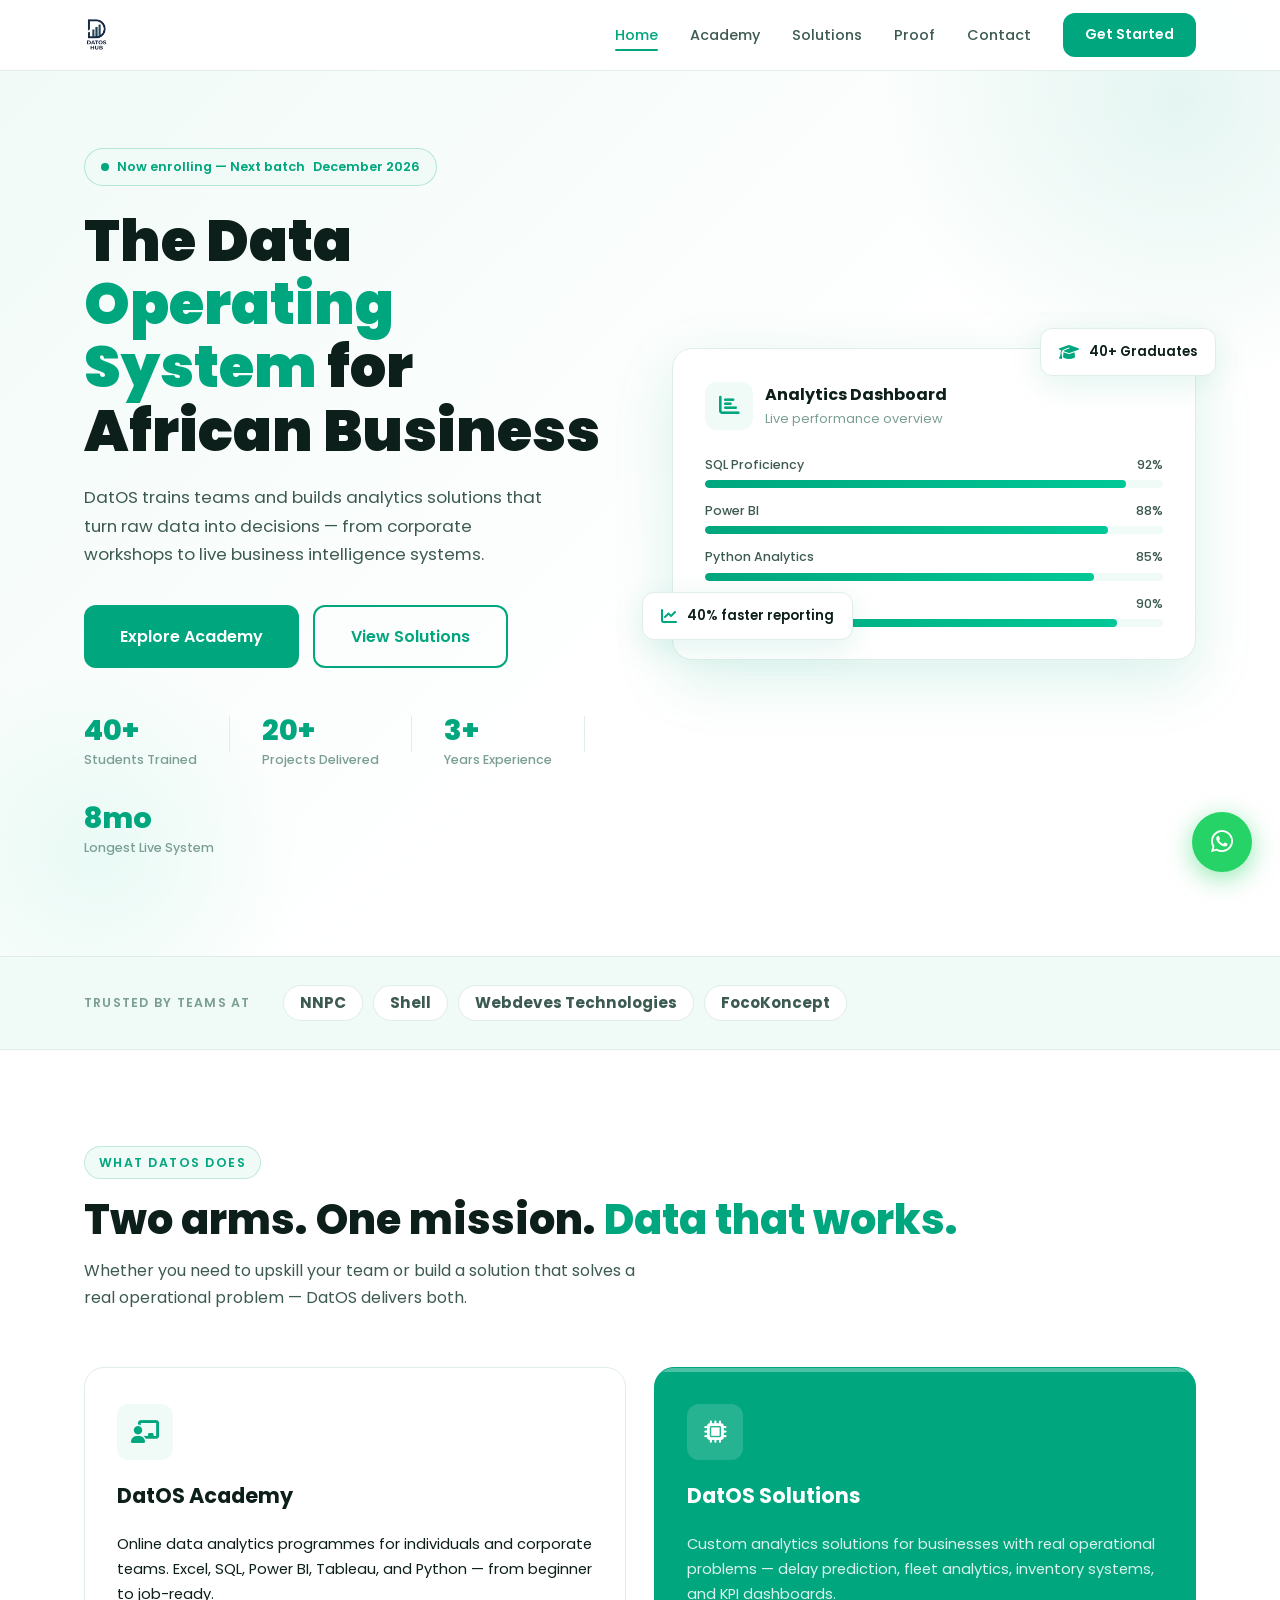
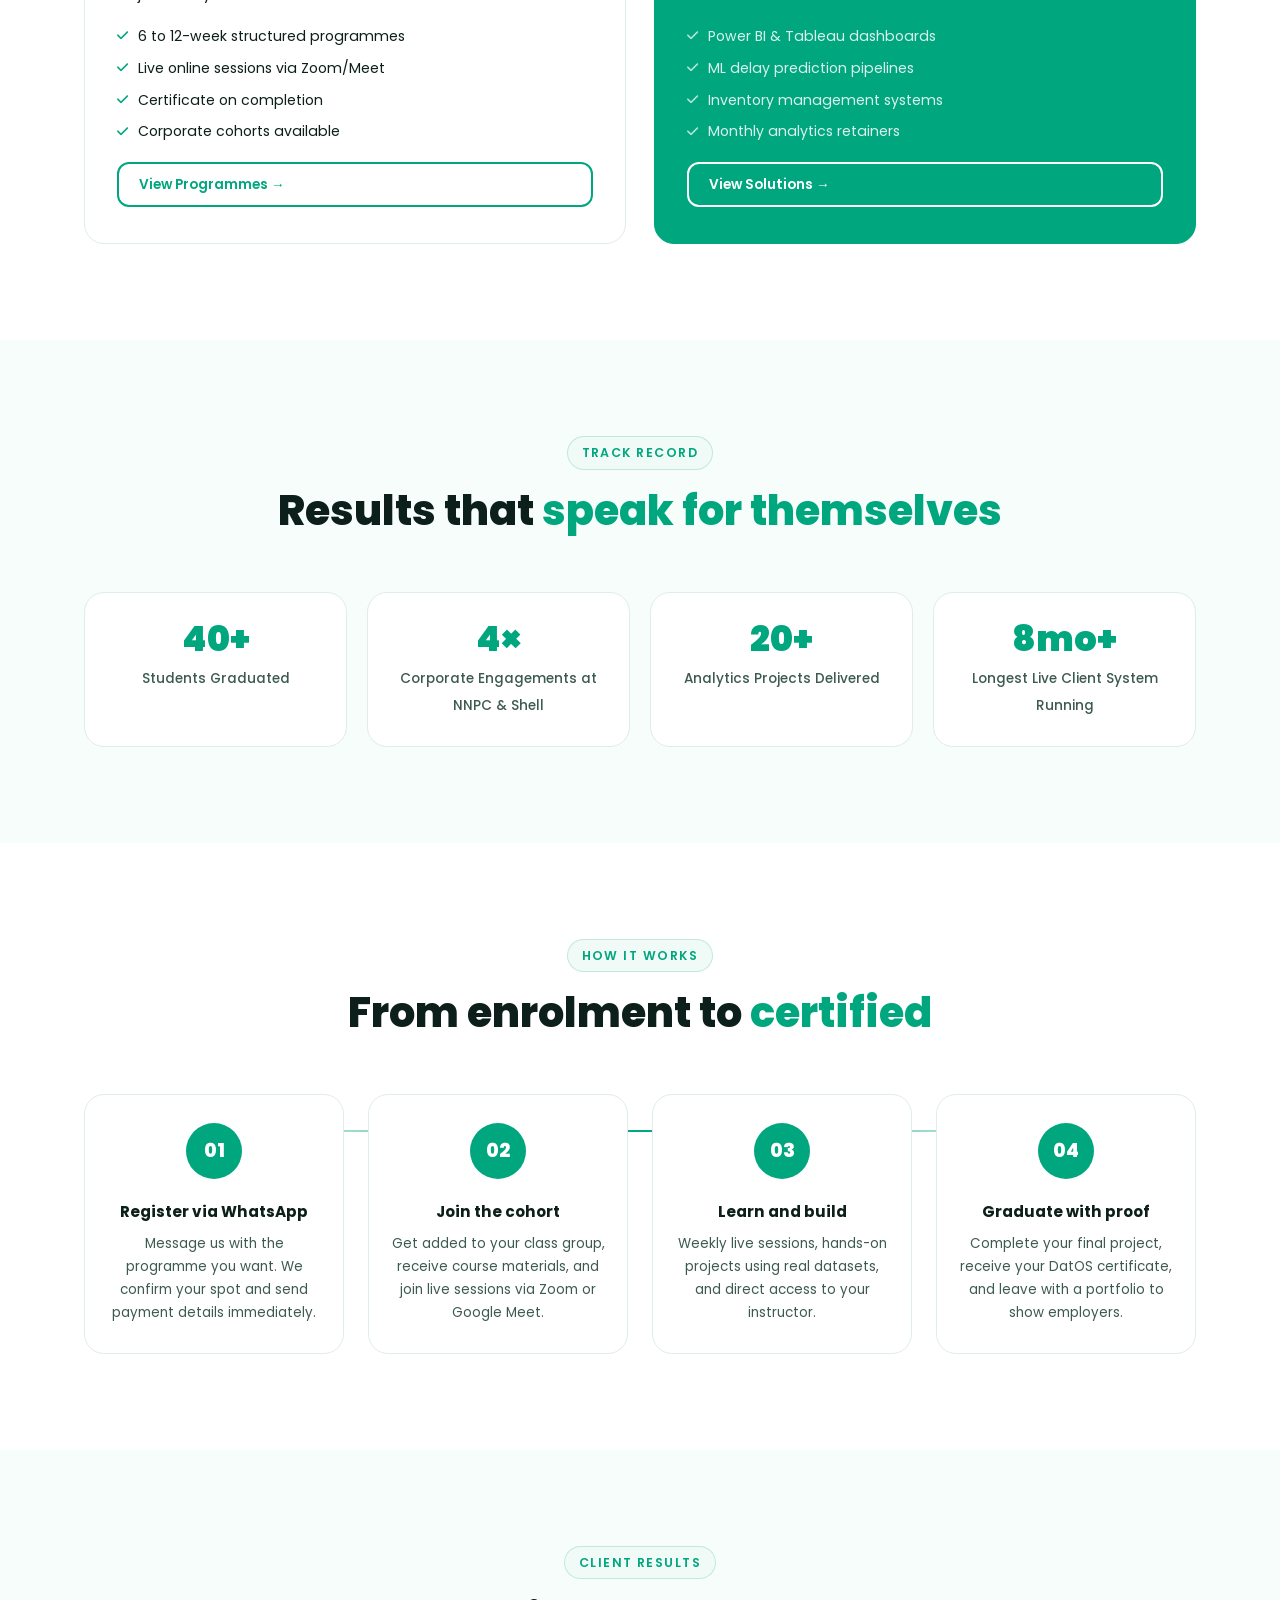
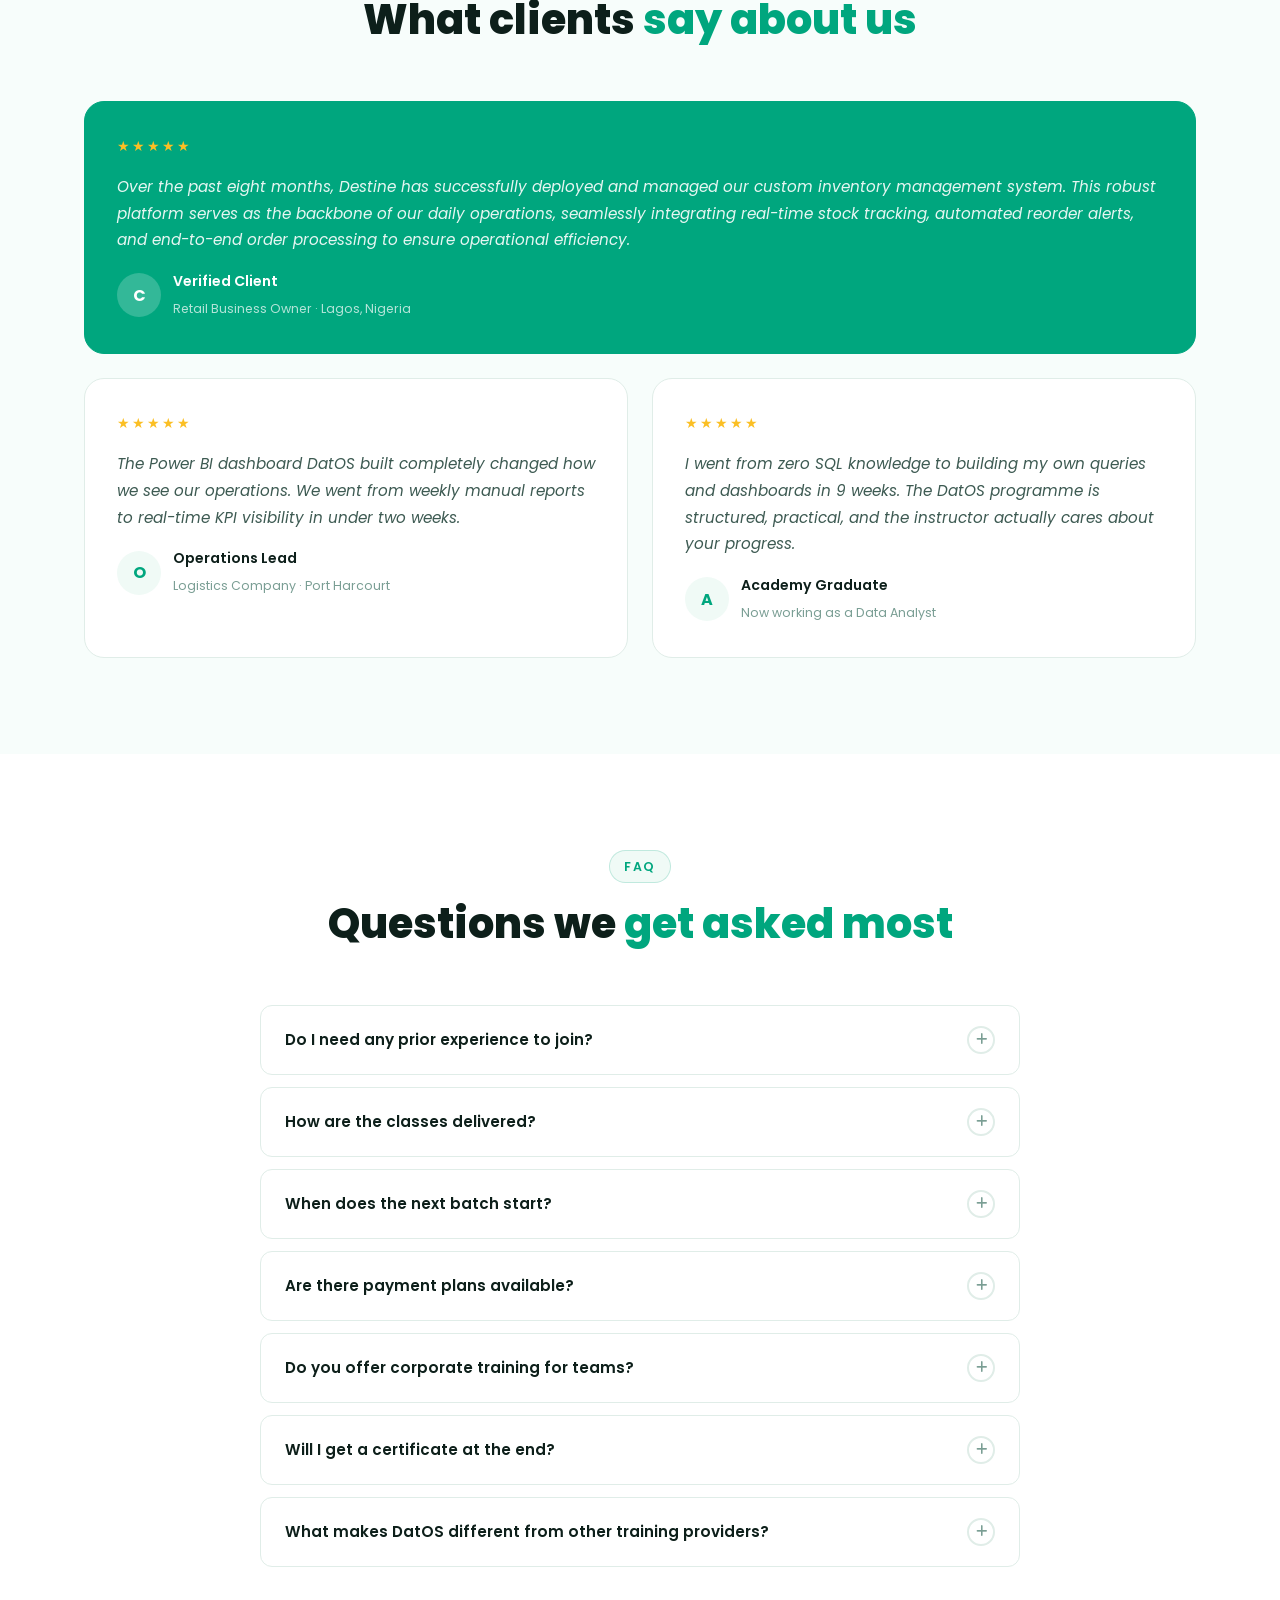
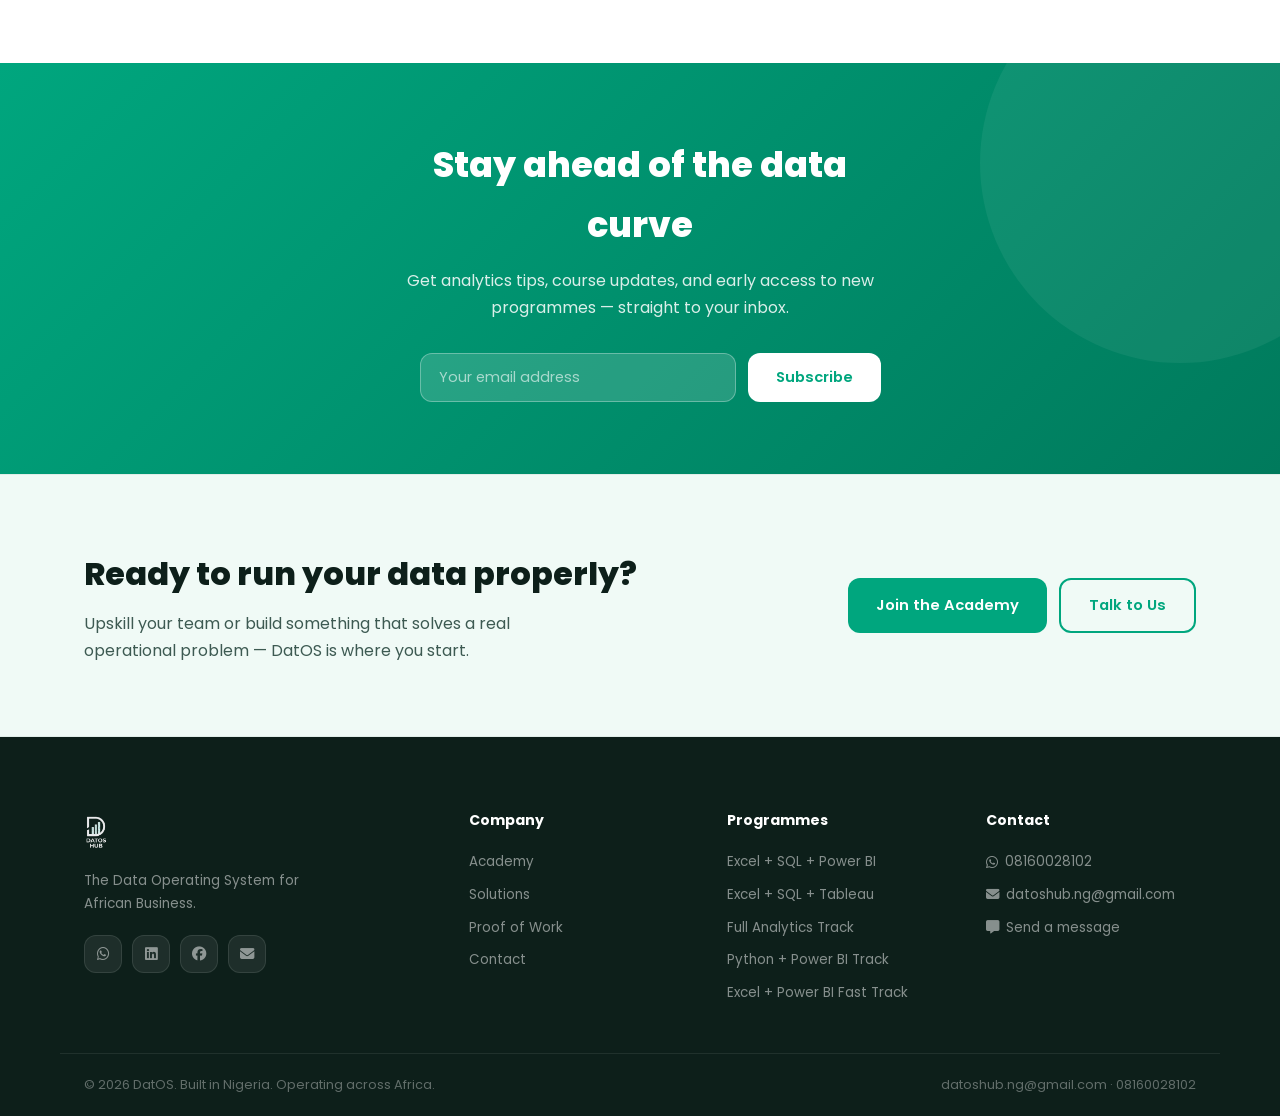
<file: index.html>
<!DOCTYPE html>
<html lang="en">
<head>
  <meta charset="UTF-8"/>
  <meta name="viewport" content="width=device-width, initial-scale=1.0"/>
  <title>DatOS — The Data Operating System for African Business</title>
  <meta name="description" content="DatOS delivers corporate data analytics training and business intelligence solutions for African organisations. Train your team. Transform your data."/>
  <link rel="stylesheet" href="style.css"/>
  <link rel="stylesheet" href="https://cdnjs.cloudflare.com/ajax/libs/font-awesome/6.5.0/css/all.min.css"/>
</head>
<body>

  <!-- NAV -->
  <nav class="nav" id="nav">
    <div class="nav__inner">
      <a href="index.html" class="nav__logo"><img src="assets/logo-navy.png" alt="DatOS Hub" class="logo-img"/></a>
      <ul class="nav__links">
        <li><a href="index.html" class="active">Home</a></li>
        <li><a href="academy.html">Academy</a></li>
        <li><a href="solutions.html">Solutions</a></li>
        <li><a href="proof.html">Proof</a></li>
        <li><a href="contact.html">Contact</a></li>
      </ul>
      <a href="https://wa.me/2348160028102?text=Hi%20DatOS%2C%20I%27d%20like%20to%20get%20started" target="_blank" class="btn btn--green nav__cta">Get Started</a>
      <button class="hamburger" id="hamburger" aria-label="Menu"><span></span><span></span><span></span></button>
    </div>
    <div class="mobile-menu" id="mobileMenu">
      <ul>
        <li><a href="index.html" class="mobile-link">Home</a></li>
        <li><a href="academy.html" class="mobile-link">Academy</a></li>
        <li><a href="solutions.html" class="mobile-link">Solutions</a></li>
        <li><a href="proof.html" class="mobile-link">Proof</a></li>
        <li><a href="contact.html" class="mobile-link">Contact</a></li>
        <li class="mobile-cta"><a href="https://wa.me/2348160028102?text=Hi%20DatOS%2C%20I%27d%20like%20to%20get%20started" target="_blank" class="btn btn--green btn--full">Get Started →</a></li>
      </ul>
    </div>
  </nav>

  <!-- HERO -->
  <section class="hero">
    <div class="container hero__inner">
      <div class="hero__content">
        <div class="hero__tag"><span class="hero__tag-dot"></span> Now enrolling — Next batch <span class="next-batch-date"></span></div>
        <h1 class="hero__title">The Data <em>Operating System</em> for African Business</h1>
        <p class="hero__sub">DatOS trains teams and builds analytics solutions that turn raw data into decisions — from corporate workshops to live business intelligence systems.</p>
        <div class="hero__actions">
          <a href="academy.html" class="btn btn--green btn--lg">Explore Academy</a>
          <a href="solutions.html" class="btn btn--outline btn--lg">View Solutions</a>
        </div>
        <div class="hero__stats">
          <div><span class="hero-stat__num">40+</span><span class="hero-stat__label">Students Trained</span></div>
          <div style="width:1px;height:36px;background:var(--border)"></div>
          <div><span class="hero-stat__num">20+</span><span class="hero-stat__label">Projects Delivered</span></div>
          <div style="width:1px;height:36px;background:var(--border)"></div>
          <div><span class="hero-stat__num">3+</span><span class="hero-stat__label">Years Experience</span></div>
          <div style="width:1px;height:36px;background:var(--border)"></div>
          <div><span class="hero-stat__num">8mo</span><span class="hero-stat__label">Longest Live System</span></div>
        </div>
      </div>
      <div class="hero__visual">
        <div class="hero__card">
          <div class="hero__card-header">
            <div class="hero__card-icon"><i class="fa-solid fa-chart-bar"></i></div>
            <div><div class="hero__card-title">Analytics Dashboard</div><div class="hero__card-sub">Live performance overview</div></div>
          </div>
          <div class="hero__card-bars">
            <div class="hero__bar-row">
              <div class="hero__bar-info"><span>SQL Proficiency</span><span>92%</span></div>
              <div class="hero__bar-track"><div class="hero__bar-fill" style="width:92%"></div></div>
            </div>
            <div class="hero__bar-row">
              <div class="hero__bar-info"><span>Power BI</span><span>88%</span></div>
              <div class="hero__bar-track"><div class="hero__bar-fill" style="width:88%"></div></div>
            </div>
            <div class="hero__bar-row">
              <div class="hero__bar-info"><span>Python Analytics</span><span>85%</span></div>
              <div class="hero__bar-track"><div class="hero__bar-fill" style="width:85%"></div></div>
            </div>
            <div class="hero__bar-row">
              <div class="hero__bar-info"><span>Tableau</span><span>90%</span></div>
              <div class="hero__bar-track"><div class="hero__bar-fill" style="width:90%"></div></div>
            </div>
          </div>
        </div>
        <div class="float-badge fb1"><i class="fa-solid fa-graduation-cap"></i> 40+ Graduates</div>
        <div class="float-badge fb2"><i class="fa-solid fa-chart-line"></i> 40% faster reporting</div>
      </div>
    </div>
  </section>

  <!-- TRUSTED BY -->
  <section class="trusted">
    <div class="container trusted__inner">
      <span class="trusted__label">Trusted by teams at</span>
      <div class="trusted__logos">
        <span class="trusted__co">NNPC</span>
        <span class="trusted__co">Shell</span>
        <span class="trusted__co">Webdeves Technologies</span>
        <span class="trusted__co">FocoKoncept</span>
      </div>
    </div>
  </section>

  <!-- WHAT WE DO -->
  <section class="section">
    <div class="container">
      <div class="section-header">
        <span class="eyebrow">What DatOS Does</span>
        <h2 class="section-title">Two arms. One mission. <em>Data that works.</em></h2>
        <p class="section-sub">Whether you need to upskill your team or build a solution that solves a real operational problem — DatOS delivers both.</p>
      </div>
      <div class="what__grid">
        <div class="what-card reveal">
          <div class="what-card__icon"><i class="fa-solid fa-chalkboard-user"></i></div>
          <h3>DatOS Academy</h3>
          <p>Online data analytics programmes for individuals and corporate teams. Excel, SQL, Power BI, Tableau, and Python — from beginner to job-ready.</p>
          <ul class="what-list">
            <li><i class="fa-solid fa-check"></i> 6 to 12-week structured programmes</li>
            <li><i class="fa-solid fa-check"></i> Live online sessions via Zoom/Meet</li>
            <li><i class="fa-solid fa-check"></i> Certificate on completion</li>
            <li><i class="fa-solid fa-check"></i> Corporate cohorts available</li>
          </ul>
          <a href="academy.html" class="btn btn--outline btn--sm">View Programmes →</a>
        </div>
        <div class="what-card what-card--accent reveal">
          <div class="what-card__icon"><i class="fa-solid fa-microchip"></i></div>
          <h3>DatOS Solutions</h3>
          <p>Custom analytics solutions for businesses with real operational problems — delay prediction, fleet analytics, inventory systems, and KPI dashboards.</p>
          <ul class="what-list">
            <li><i class="fa-solid fa-check"></i> Power BI & Tableau dashboards</li>
            <li><i class="fa-solid fa-check"></i> ML delay prediction pipelines</li>
            <li><i class="fa-solid fa-check"></i> Inventory management systems</li>
            <li><i class="fa-solid fa-check"></i> Monthly analytics retainers</li>
          </ul>
          <a href="solutions.html" class="btn btn--outline btn--sm">View Solutions →</a>
        </div>
      </div>
    </div>
  </section>

  <!-- TRAINING STATS -->
  <section class="section section--alt">
    <div class="container">
      <div class="section-header section-header--center">
        <span class="eyebrow">Track Record</span>
        <h2 class="section-title">Results that <em>speak for themselves</em></h2>
      </div>
      <div class="tstats__grid">
        <div class="tstat-card reveal"><span class="tstat-card__num">40+</span><span class="tstat-card__label">Students Graduated</span></div>
        <div class="tstat-card reveal"><span class="tstat-card__num">4×</span><span class="tstat-card__label">Corporate Engagements at NNPC & Shell</span></div>
        <div class="tstat-card reveal"><span class="tstat-card__num">20+</span><span class="tstat-card__label">Analytics Projects Delivered</span></div>
        <div class="tstat-card reveal"><span class="tstat-card__num">8mo+</span><span class="tstat-card__label">Longest Live Client System Running</span></div>
      </div>
    </div>
  </section>

  <!-- HOW IT WORKS -->
  <section class="section">
    <div class="container">
      <div class="section-header section-header--center">
        <span class="eyebrow">How It Works</span>
        <h2 class="section-title">From enrolment to <em>certified</em></h2>
      </div>
      <div class="steps__grid">
        <div class="step reveal">
          <div class="step__num">01</div>
          <h4>Register via WhatsApp</h4>
          <p>Message us with the programme you want. We confirm your spot and send payment details immediately.</p>
        </div>
        <div class="step reveal">
          <div class="step__num">02</div>
          <h4>Join the cohort</h4>
          <p>Get added to your class group, receive course materials, and join live sessions via Zoom or Google Meet.</p>
        </div>
        <div class="step reveal">
          <div class="step__num">03</div>
          <h4>Learn and build</h4>
          <p>Weekly live sessions, hands-on projects using real datasets, and direct access to your instructor.</p>
        </div>
        <div class="step reveal">
          <div class="step__num">04</div>
          <h4>Graduate with proof</h4>
          <p>Complete your final project, receive your DatOS certificate, and leave with a portfolio to show employers.</p>
        </div>
      </div>
    </div>
  </section>

  <!-- TESTIMONIAL -->
  <section class="section section--alt">
    <div class="container">
      <div class="section-header section-header--center">
        <span class="eyebrow">Client Results</span>
        <h2 class="section-title">What clients <em>say about us</em></h2>
      </div>
      <div class="testimonials__grid">
        <div class="testi-card testi-card--featured reveal">
          <div class="testi-stars">★★★★★</div>
          <blockquote>Over the past eight months, Destine has successfully deployed and managed our custom inventory management system. This robust platform serves as the backbone of our daily operations, seamlessly integrating real-time stock tracking, automated reorder alerts, and end-to-end order processing to ensure operational efficiency.</blockquote>
          <div class="testi-author">
            <div class="testi-avatar">C</div>
            <div><strong>Verified Client</strong><span>Retail Business Owner · Lagos, Nigeria</span></div>
          </div>
        </div>
        <div class="testi-card reveal">
          <div class="testi-stars">★★★★★</div>
          <blockquote>The Power BI dashboard DatOS built completely changed how we see our operations. We went from weekly manual reports to real-time KPI visibility in under two weeks.</blockquote>
          <div class="testi-author">
            <div class="testi-avatar">O</div>
            <div><strong>Operations Lead</strong><span>Logistics Company · Port Harcourt</span></div>
          </div>
        </div>
        <div class="testi-card reveal">
          <div class="testi-stars">★★★★★</div>
          <blockquote>I went from zero SQL knowledge to building my own queries and dashboards in 9 weeks. The DatOS programme is structured, practical, and the instructor actually cares about your progress.</blockquote>
          <div class="testi-author">
            <div class="testi-avatar">A</div>
            <div><strong>Academy Graduate</strong><span>Now working as a Data Analyst</span></div>
          </div>
        </div>
      </div>
    </div>
  </section>

  <!-- FAQ -->
  <section class="section">
    <div class="container">
      <div class="section-header section-header--center">
        <span class="eyebrow">FAQ</span>
        <h2 class="section-title">Questions we <em>get asked most</em></h2>
      </div>
      <div class="faq__list">
        <div class="faq-item">
          <div class="faq-question">Do I need any prior experience to join?<span class="faq-icon"><i class="fa-solid fa-plus"></i></span></div>
          <div class="faq-answer"><div class="faq-answer-inner">No. All our programmes are designed to start from scratch. If you can use a computer and have the discipline to show up, you can complete any of our courses. We also have intermediate tracks for those with existing skills.</div></div>
        </div>
        <div class="faq-item">
          <div class="faq-question">How are the classes delivered?<span class="faq-icon"><i class="fa-solid fa-plus"></i></span></div>
          <div class="faq-answer"><div class="faq-answer-inner">All programmes are delivered 100% online via Zoom or Google Meet. You attend live sessions at scheduled times, get recordings if you miss any class, and have access to your instructor and classmates via a group channel throughout.</div></div>
        </div>
        <div class="faq-item">
          <div class="faq-question">When does the next batch start?<span class="faq-icon"><i class="fa-solid fa-plus"></i></span></div>
          <div class="faq-answer"><div class="faq-answer-inner">A new cohort opens every month. The next batch starts <span class="next-batch-date"></span>. Spots per cohort are limited — message us on WhatsApp to reserve your place before it fills.</div></div>
        </div>
        <div class="faq-item">
          <div class="faq-question">Are there payment plans available?<span class="faq-icon"><i class="fa-solid fa-plus"></i></span></div>
          <div class="faq-answer"><div class="faq-answer-inner">Yes. We offer flexible payment plans for all programmes. Message us on WhatsApp and we'll work out an arrangement that fits your situation. We don't want fees to be the reason you miss out on a programme.</div></div>
        </div>
        <div class="faq-item">
          <div class="faq-question">Do you offer corporate training for teams?<span class="faq-icon"><i class="fa-solid fa-plus"></i></span></div>
          <div class="faq-answer"><div class="faq-answer-inner">Yes. We design and deliver bespoke data analytics programmes for company teams — from 1-day workshops to full multi-week programmes. We've delivered training to teams at NNPC and Shell. Get in touch for a custom proposal.</div></div>
        </div>
        <div class="faq-item">
          <div class="faq-question">Will I get a certificate at the end?<span class="faq-icon"><i class="fa-solid fa-plus"></i></span></div>
          <div class="faq-answer"><div class="faq-answer-inner">Yes. Every student who completes their programme and final project receives a DatOS certificate of completion. You'll also leave with a portfolio of real projects built during the course that you can show to employers.</div></div>
        </div>
        <div class="faq-item">
          <div class="faq-question">What makes DatOS different from other training providers?<span class="faq-icon"><i class="fa-solid fa-plus"></i></span></div>
          <div class="faq-answer"><div class="faq-answer-inner">Three things: our instructor has delivered training to real corporate clients including NNPC and Shell, not just online students. Every programme is built around real business problems and datasets, not toy examples. And we also build real analytics solutions for businesses — so what we teach is what we actually do.</div></div>
        </div>
      </div>
    </div>
  </section>

  <!-- NEWSLETTER -->
  <section class="newsletter">
    <div class="container newsletter__inner">
      <h2>Stay ahead of the data curve</h2>
      <p>Get analytics tips, course updates, and early access to new programmes — straight to your inbox.</p>
      <form class="newsletter__form" id="newsletterForm">
        <input type="email" class="newsletter__input" name="email" placeholder="Your email address" required/>
        <button type="submit" class="btn btn--white">Subscribe</button>
      </form>
      <div class="newsletter__success" id="newsletterSuccess"><i class="fa-solid fa-circle-check"></i> You're in — we'll be in touch soon.</div>
    </div>
  </section>

  <!-- CTA STRIP -->
  <section class="cta-strip">
    <div class="container cta-strip__inner">
      <div>
        <h2>Ready to run your data properly?</h2>
        <p>Upskill your team or build something that solves a real operational problem — DatOS is where you start.</p>
      </div>
      <div class="cta-strip__actions">
        <a href="academy.html" class="btn btn--green">Join the Academy</a>
        <a href="contact.html" class="btn btn--outline">Talk to Us</a>
      </div>
    </div>
  </section>

  <!-- FOOTER -->
  <footer class="footer">
    <div class="container footer__inner">
      <div class="footer__brand">
        <img src="assets/logo-white.png" alt="DatOS Hub" class="logo-img--white"/>
        <p>The Data Operating System for African Business.</p>
        <div class="footer__socials">
          <a href="https://wa.me/2348160028102?text=Hi%20DatOS%2C%20I%27d%20like%20to%20chat" target="_blank"><i class="fa-brands fa-whatsapp"></i></a>
          <a href="https://linkedin.com/company/datoshub" target="_blank"><i class="fa-brands fa-linkedin"></i></a><a href="https://www.facebook.com/datoshuub" target="_blank"><i class="fa-brands fa-facebook"></i></a>
          <a href="mailto:datoshub.ng@gmail.com"><i class="fa-solid fa-envelope"></i></a>
        </div>
      </div>
      <div class="footer__col">
        <h4>Company</h4>
        <ul>
          <li><a href="academy.html">Academy</a></li>
          <li><a href="solutions.html">Solutions</a></li>
          <li><a href="proof.html">Proof of Work</a></li>
          <li><a href="contact.html">Contact</a></li>
        </ul>
      </div>
      <div class="footer__col">
        <h4>Programmes</h4>
        <ul>
          <li><a href="academy.html">Excel + SQL + Power BI</a></li>
          <li><a href="academy.html">Excel + SQL + Tableau</a></li>
          <li><a href="academy.html">Full Analytics Track</a></li>
          <li><a href="academy.html">Python + Power BI Track</a></li>
          <li><a href="academy.html">Excel + Power BI Fast Track</a></li>
        </ul>
      </div>
      <div class="footer__col">
        <h4>Contact</h4>
        <ul>
          <li><a href="https://wa.me/2348160028102?text=Hi%20DatOS%2C%20I%27d%20like%20to%20chat" target="_blank"><i class="fa-brands fa-whatsapp"></i> 08160028102</a></li>
          <li><a href="mailto:datoshub.ng@gmail.com"><i class="fa-solid fa-envelope"></i> datoshub.ng@gmail.com</a></li>
          <li><a href="contact.html"><i class="fa-solid fa-message"></i> Send a message</a></li>
        </ul>
      </div>
    </div>
    <div class="container footer__bottom">
      <span>© 2026 DatOS. Built in Nigeria. Operating across Africa.</span>
      <span>datoshub.ng@gmail.com · 08160028102</span>
    </div>
  </footer>

  <!-- FLOATING WHATSAPP -->
  <a href="https://wa.me/2348160028102?text=Hi%20DatOS%2C%20I%27d%20like%20to%20chat" target="_blank" class="wa-float" aria-label="Chat on WhatsApp">
    <i class="fa-brands fa-whatsapp"></i>
    <span class="wa-float__tooltip">Chat with us on WhatsApp</span>
  </a>

  <!-- BACK TO TOP -->
  <a href="#" class="back-to-top" id="backToTop" aria-label="Back to top"><i class="fa-solid fa-arrow-up"></i></a>

  <script src="script.js"></script>
</body>
</html>
</file>
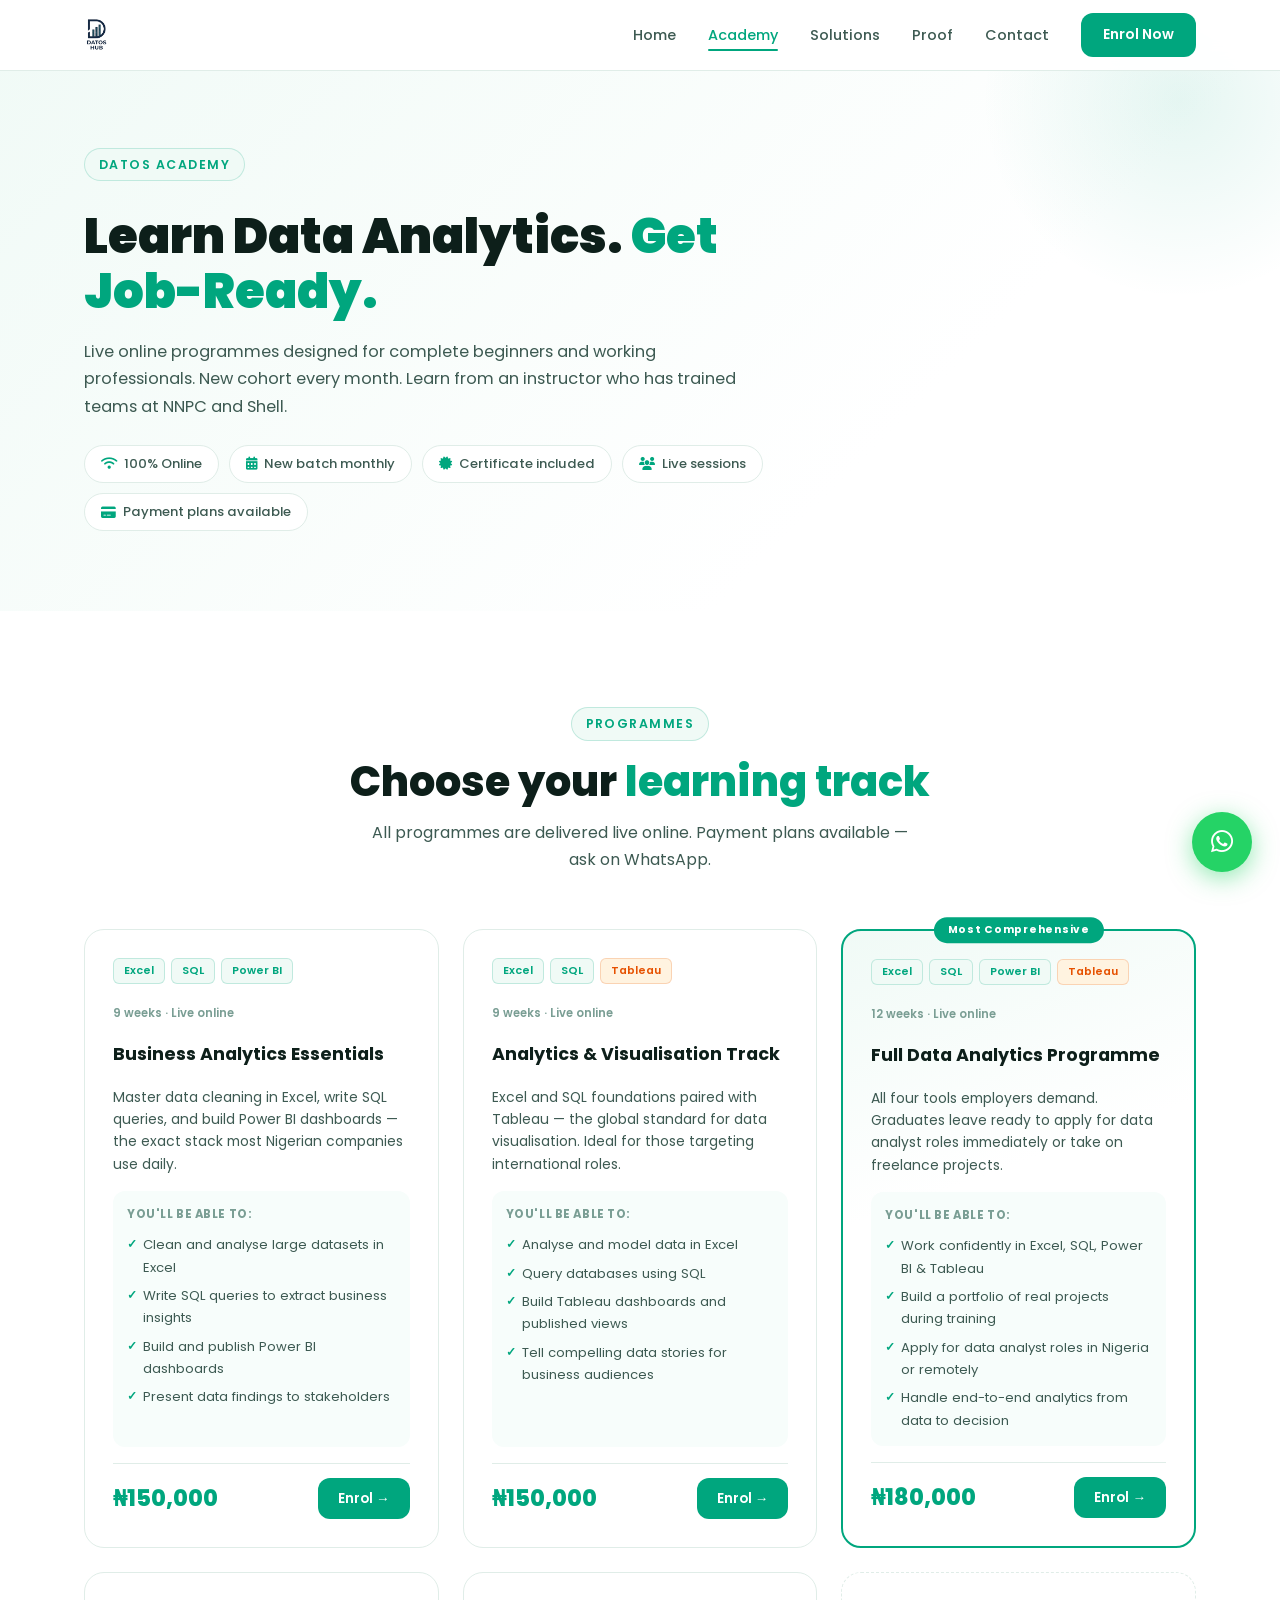
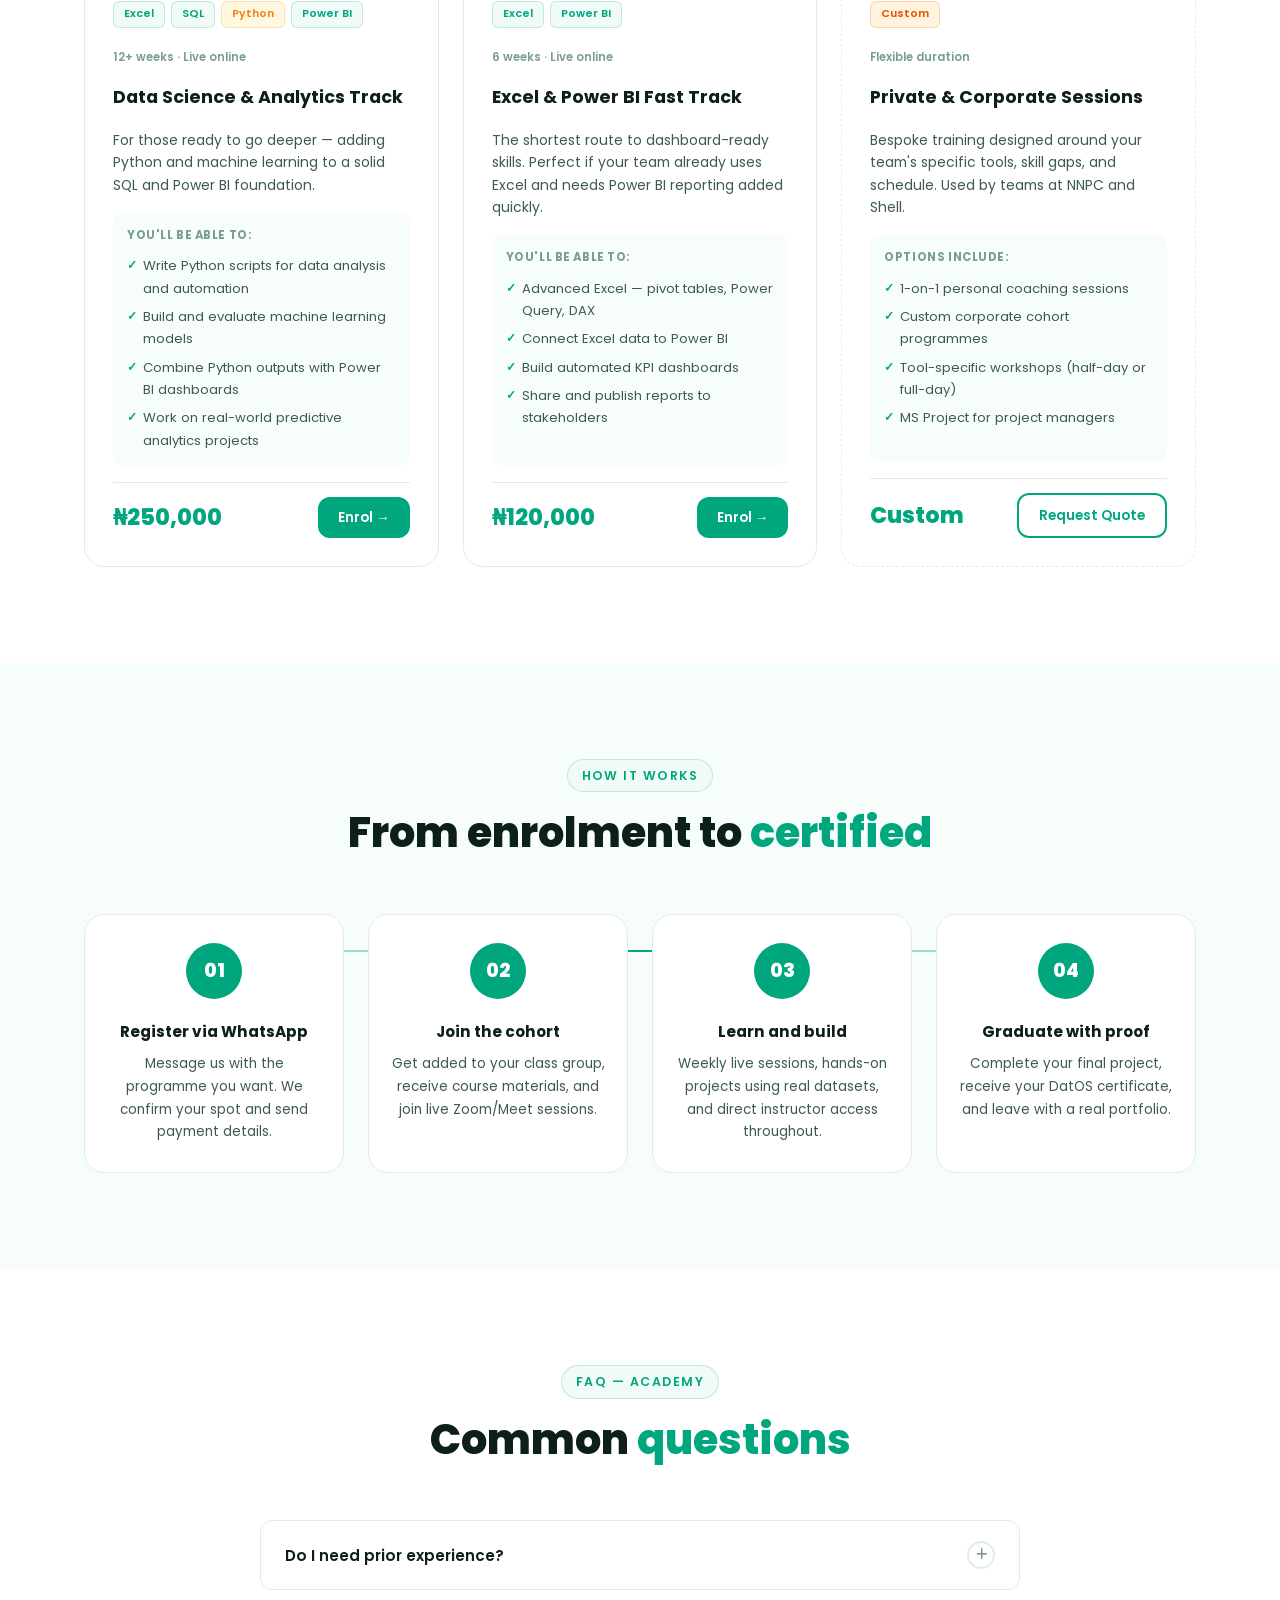
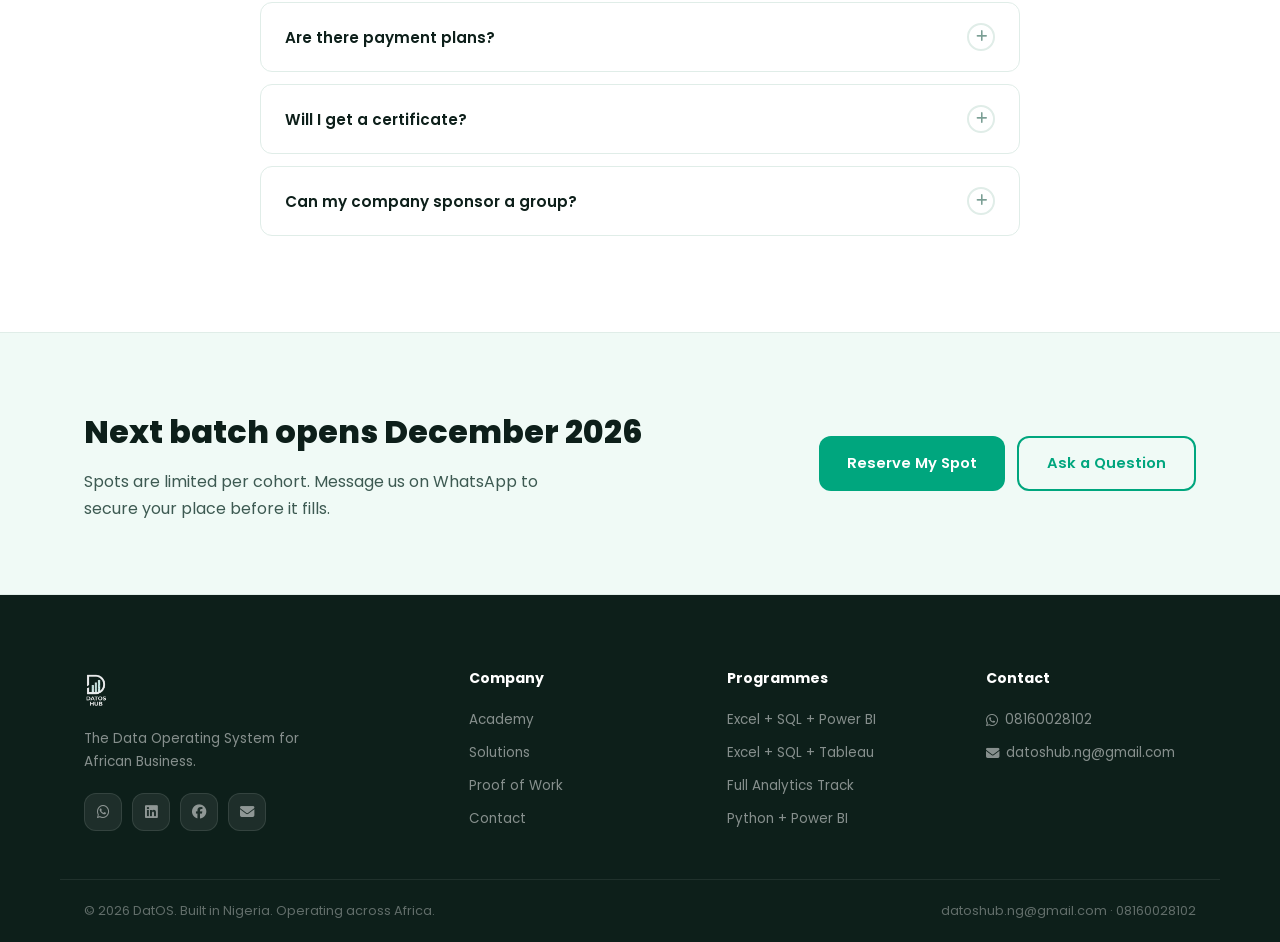
<file: academy.html>
<!DOCTYPE html>
<html lang="en">
<head>
  <meta charset="UTF-8"/><meta name="viewport" content="width=device-width, initial-scale=1.0"/>
  <title>DatOS Academy — Data Analytics Programmes</title>
  <meta name="description" content="Live online data analytics training. Excel, SQL, Power BI, Tableau, Python. New batch every month. Individual and corporate enrolment."/>
  <link rel="stylesheet" href="style.css"/>
  <link rel="stylesheet" href="https://cdnjs.cloudflare.com/ajax/libs/font-awesome/6.5.0/css/all.min.css"/>
</head>
<body>
  <nav class="nav" id="nav">
    <div class="nav__inner">
      <a href="index.html" class="nav__logo"><img src="assets/logo-navy.png" alt="DatOS Hub" class="logo-img"/></a>
      <ul class="nav__links">
        <li><a href="index.html">Home</a></li>
        <li><a href="academy.html" class="active">Academy</a></li>
        <li><a href="solutions.html">Solutions</a></li>
        <li><a href="proof.html">Proof</a></li>
        <li><a href="contact.html">Contact</a></li>
      </ul>
      <a href="https://wa.me/2348160028102?text=Hi%20DatOS%2C%20I%27d%20like%20to%20enrol%20in%20a%20programme" target="_blank" class="btn btn--green nav__cta">Enrol Now</a>
      <button class="hamburger" id="hamburger"><span></span><span></span><span></span></button>
    </div>
    <div class="mobile-menu" id="mobileMenu">
      <ul>
        <li><a href="index.html" class="mobile-link">Home</a></li>
        <li><a href="academy.html" class="mobile-link">Academy</a></li>
        <li><a href="solutions.html" class="mobile-link">Solutions</a></li>
        <li><a href="proof.html" class="mobile-link">Proof</a></li>
        <li><a href="contact.html" class="mobile-link">Contact</a></li>
        <li class="mobile-cta"><a href="https://wa.me/2348160028102?text=Hi%20DatOS%2C%20I%27d%20like%20to%20enrol%20in%20a%20programme" target="_blank" class="btn btn--green btn--full">Enrol Now →</a></li>
      </ul>
    </div>
  </nav>

  <section class="page-hero">
    <div class="container">
      <div class="page-hero__inner">
        <span class="eyebrow">DatOS Academy</span>
        <h1 class="page-hero__title">Learn Data Analytics. <em>Get Job-Ready.</em></h1>
        <p class="page-hero__sub">Live online programmes designed for complete beginners and working professionals. New cohort every month. Learn from an instructor who has trained teams at NNPC and Shell.</p>
        <div class="page-hero__badges">
          <span><i class="fa-solid fa-wifi"></i> 100% Online</span>
          <span><i class="fa-solid fa-calendar-days"></i> New batch monthly</span>
          <span><i class="fa-solid fa-certificate"></i> Certificate included</span>
          <span><i class="fa-solid fa-users"></i> Live sessions</span>
          <span><i class="fa-solid fa-credit-card"></i> Payment plans available</span>
        </div>
      </div>
    </div>
  </section>

  <section class="section">
    <div class="container">
      <div class="section-header section-header--center">
        <span class="eyebrow">Programmes</span>
        <h2 class="section-title">Choose your <em>learning track</em></h2>
        <p class="section-sub">All programmes are delivered live online. Payment plans available — ask on WhatsApp.</p>
      </div>
      <div class="programmes__grid">

        <div class="prog-card reveal">
          <div class="prog-card__tools"><span class="tool-tag">Excel</span><span class="tool-tag">SQL</span><span class="tool-tag">Power BI</span></div>
          <div class="prog-card__duration">9 weeks · Live online</div>
          <h3>Business Analytics Essentials</h3>
          <p>Master data cleaning in Excel, write SQL queries, and build Power BI dashboards — the exact stack most Nigerian companies use daily.</p>
          <div class="prog-card__outcomes">
            <div class="prog-card__outcomes-label">You'll be able to:</div>
            <ul>
              <li>Clean and analyse large datasets in Excel</li>
              <li>Write SQL queries to extract business insights</li>
              <li>Build and publish Power BI dashboards</li>
              <li>Present data findings to stakeholders</li>
            </ul>
          </div>
          <div class="prog-card__footer">
            <div class="prog-card__price">₦150,000</div>
            <a href="https://wa.me/2348160028102?text=Hi%20DatOS%20Hub%2C%20I%27d%20like%20to%20enrol%20in%20the%20%2ABusiness%20Analytics%20Essentials%2A%20programme%20%28Excel%2C%20SQL%2C%20Power%20BI%20%E2%80%94%209%20weeks%2C%20%E2%82%A6150%2C000%29.%20Please%20share%20the%20next%20batch%20details%20and%20payment%20information." target="_blank" class="btn btn--green btn--sm">Enrol →</a>
          </div>
        </div>

        <div class="prog-card reveal">
          <div class="prog-card__tools"><span class="tool-tag">Excel</span><span class="tool-tag">SQL</span><span class="tool-tag tool-tag--alt">Tableau</span></div>
          <div class="prog-card__duration">9 weeks · Live online</div>
          <h3>Analytics & Visualisation Track</h3>
          <p>Excel and SQL foundations paired with Tableau — the global standard for data visualisation. Ideal for those targeting international roles.</p>
          <div class="prog-card__outcomes">
            <div class="prog-card__outcomes-label">You'll be able to:</div>
            <ul>
              <li>Analyse and model data in Excel</li>
              <li>Query databases using SQL</li>
              <li>Build Tableau dashboards and published views</li>
              <li>Tell compelling data stories for business audiences</li>
            </ul>
          </div>
          <div class="prog-card__footer">
            <div class="prog-card__price">₦150,000</div>
            <a href="https://wa.me/2348160028102?text=Hi%20DatOS%20Hub%2C%20I%27d%20like%20to%20enrol%20in%20the%20%2AAnalytics%20%26%20Visualisation%20Track%2A%20%28Excel%2C%20SQL%2C%20Tableau%20%E2%80%94%209%20weeks%2C%20%E2%82%A6150%2C000%29.%20Please%20share%20the%20next%20batch%20details%20and%20payment%20information." target="_blank" class="btn btn--green btn--sm">Enrol →</a>
          </div>
        </div>

        <div class="prog-card prog-card--featured reveal">
          <div class="prog-card__badge">Most Comprehensive</div>
          <div class="prog-card__tools"><span class="tool-tag">Excel</span><span class="tool-tag">SQL</span><span class="tool-tag">Power BI</span><span class="tool-tag tool-tag--alt">Tableau</span></div>
          <div class="prog-card__duration">12 weeks · Live online</div>
          <h3>Full Data Analytics Programme</h3>
          <p>All four tools employers demand. Graduates leave ready to apply for data analyst roles immediately or take on freelance projects.</p>
          <div class="prog-card__outcomes">
            <div class="prog-card__outcomes-label">You'll be able to:</div>
            <ul>
              <li>Work confidently in Excel, SQL, Power BI & Tableau</li>
              <li>Build a portfolio of real projects during training</li>
              <li>Apply for data analyst roles in Nigeria or remotely</li>
              <li>Handle end-to-end analytics from data to decision</li>
            </ul>
          </div>
          <div class="prog-card__footer">
            <div class="prog-card__price">₦180,000</div>
            <a href="https://wa.me/2348160028102?text=Hi%20DatOS%20Hub%2C%20I%27d%20like%20to%20enrol%20in%20the%20%2AFull%20Data%20Analytics%20Programme%2A%20%28Excel%2C%20SQL%2C%20Power%20BI%2C%20Tableau%20%E2%80%94%2012%20weeks%2C%20%E2%82%A6180%2C000%29.%20Please%20share%20the%20next%20batch%20details%20and%20payment%20information." target="_blank" class="btn btn--green btn--sm">Enrol →</a>
          </div>
        </div>

        <div class="prog-card reveal">
          <div class="prog-card__tools"><span class="tool-tag">Excel</span><span class="tool-tag">SQL</span><span class="tool-tag tool-tag--py">Python</span><span class="tool-tag">Power BI</span></div>
          <div class="prog-card__duration">12+ weeks · Live online</div>
          <h3>Data Science & Analytics Track</h3>
          <p>For those ready to go deeper — adding Python and machine learning to a solid SQL and Power BI foundation.</p>
          <div class="prog-card__outcomes">
            <div class="prog-card__outcomes-label">You'll be able to:</div>
            <ul>
              <li>Write Python scripts for data analysis and automation</li>
              <li>Build and evaluate machine learning models</li>
              <li>Combine Python outputs with Power BI dashboards</li>
              <li>Work on real-world predictive analytics projects</li>
            </ul>
          </div>
          <div class="prog-card__footer">
            <div class="prog-card__price">₦250,000</div>
            <a href="https://wa.me/2348160028102?text=Hi%20DatOS%20Hub%2C%20I%27d%20like%20to%20enrol%20in%20the%20%2AData%20Science%20%26%20Analytics%20Track%2A%20%28Excel%2C%20SQL%2C%20Python%2C%20Power%20BI%20%E2%80%94%2012%2B%20weeks%2C%20%E2%82%A6250%2C000%29.%20Please%20share%20the%20next%20batch%20details%20and%20payment%20information." target="_blank" class="btn btn--green btn--sm">Enrol →</a>
          </div>
        </div>

        <div class="prog-card reveal">
          <div class="prog-card__tools"><span class="tool-tag">Excel</span><span class="tool-tag">Power BI</span></div>
          <div class="prog-card__duration">6 weeks · Live online</div>
          <h3>Excel & Power BI Fast Track</h3>
          <p>The shortest route to dashboard-ready skills. Perfect if your team already uses Excel and needs Power BI reporting added quickly.</p>
          <div class="prog-card__outcomes">
            <div class="prog-card__outcomes-label">You'll be able to:</div>
            <ul>
              <li>Advanced Excel — pivot tables, Power Query, DAX</li>
              <li>Connect Excel data to Power BI</li>
              <li>Build automated KPI dashboards</li>
              <li>Share and publish reports to stakeholders</li>
            </ul>
          </div>
          <div class="prog-card__footer">
            <div class="prog-card__price">₦120,000</div>
            <a href="https://wa.me/2348160028102?text=Hi%20DatOS%20Hub%2C%20I%27d%20like%20to%20enrol%20in%20the%20%2AExcel%20%26%20Power%20BI%20Fast%20Track%2A%20%286%20weeks%2C%20%E2%82%A6120%2C000%29.%20Please%20share%20the%20next%20batch%20details%20and%20payment%20information." target="_blank" class="btn btn--green btn--sm">Enrol →</a>
          </div>
        </div>

        <div class="prog-card reveal" style="border-style:dashed;">
          <div class="prog-card__tools"><span class="tool-tag" style="background:#fff3e0;color:#e65100;border-color:rgba(230,81,0,0.2)">Custom</span></div>
          <div class="prog-card__duration">Flexible duration</div>
          <h3>Private & Corporate Sessions</h3>
          <p>Bespoke training designed around your team's specific tools, skill gaps, and schedule. Used by teams at NNPC and Shell.</p>
          <div class="prog-card__outcomes">
            <div class="prog-card__outcomes-label">Options include:</div>
            <ul>
              <li>1-on-1 personal coaching sessions</li>
              <li>Custom corporate cohort programmes</li>
              <li>Tool-specific workshops (half-day or full-day)</li>
              <li>MS Project for project managers</li>
            </ul>
          </div>
          <div class="prog-card__footer">
            <div class="prog-card__price">Custom</div>
            <a href="https://wa.me/2348160028102?text=Hi%20DatOS%20Hub%2C%20I%27d%20like%20to%20request%20a%20quote%20for%20%2APrivate%20or%20Corporate%20Training%2A.%20Please%20share%20details%20on%20custom%20programmes%2C%20group%20pricing%2C%20and%20availability." target="_blank" class="btn btn--outline btn--sm">Request Quote</a>
          </div>
        </div>

      </div>
    </div>
  </section>

  <section class="section section--alt">
    <div class="container">
      <div class="section-header section-header--center">
        <span class="eyebrow">How It Works</span>
        <h2 class="section-title">From enrolment to <em>certified</em></h2>
      </div>
      <div class="steps__grid">
        <div class="step reveal"><div class="step__num">01</div><h4>Register via WhatsApp</h4><p>Message us with the programme you want. We confirm your spot and send payment details.</p></div>
        <div class="step reveal"><div class="step__num">02</div><h4>Join the cohort</h4><p>Get added to your class group, receive course materials, and join live Zoom/Meet sessions.</p></div>
        <div class="step reveal"><div class="step__num">03</div><h4>Learn and build</h4><p>Weekly live sessions, hands-on projects using real datasets, and direct instructor access throughout.</p></div>
        <div class="step reveal"><div class="step__num">04</div><h4>Graduate with proof</h4><p>Complete your final project, receive your DatOS certificate, and leave with a real portfolio.</p></div>
      </div>
    </div>
  </section>

  <section class="section">
    <div class="container">
      <div class="section-header section-header--center">
        <span class="eyebrow">FAQ — Academy</span>
        <h2 class="section-title">Common <em>questions</em></h2>
      </div>
      <div class="faq__list">
        <div class="faq-item"><div class="faq-question">Do I need prior experience?<span class="faq-icon"><i class="fa-solid fa-plus"></i></span></div><div class="faq-answer"><div class="faq-answer-inner">No. All programmes are designed to start from scratch. If you can use a computer and show up consistently, you can complete any of our courses.</div></div></div>
        <div class="faq-item"><div class="faq-question">Are there payment plans?<span class="faq-icon"><i class="fa-solid fa-plus"></i></span></div><div class="faq-answer"><div class="faq-answer-inner">Yes. We offer flexible payment plans for all programmes. Message us on WhatsApp and we'll work out an arrangement that fits your budget.</div></div></div>
        <div class="faq-item"><div class="faq-question">Will I get a certificate?<span class="faq-icon"><i class="fa-solid fa-plus"></i></span></div><div class="faq-answer"><div class="faq-answer-inner">Yes. Every student who completes their programme receives a DatOS certificate plus a portfolio of real projects built during the course.</div></div></div>
        <div class="faq-item"><div class="faq-question">Can my company sponsor a group?<span class="faq-icon"><i class="fa-solid fa-plus"></i></span></div><div class="faq-answer"><div class="faq-answer-inner">Absolutely. We run corporate cohorts and bespoke programmes for company teams. Contact us for a tailored proposal and group pricing.</div></div></div>
      </div>
    </div>
  </section>

  <section class="cta-strip">
    <div class="container cta-strip__inner">
      <div><h2>Next batch opens <span class="next-batch-date"></span></h2><p>Spots are limited per cohort. Message us on WhatsApp to secure your place before it fills.</p></div>
      <div class="cta-strip__actions">
        <a href="https://wa.me/2348160028102?text=Hi%20DatOS%2C%20I%27d%20like%20to%20reserve%20my%20spot%20in%20the%20next%20batch" target="_blank" class="btn btn--green">Reserve My Spot</a>
        <a href="contact.html" class="btn btn--outline">Ask a Question</a>
      </div>
    </div>
  </section>

  <footer class="footer">
    <div class="container footer__inner">
      <div class="footer__brand"><img src="assets/logo-white.png" alt="DatOS Hub" class="logo-img--white"/><p>The Data Operating System for African Business.</p><div class="footer__socials"><a href="https://wa.me/2348160028102?text=Hi%20DatOS%2C%20I%27d%20like%20to%20chat" target="_blank"><i class="fa-brands fa-whatsapp"></i></a><a href="https://linkedin.com/company/datoshub" target="_blank"><i class="fa-brands fa-linkedin"></i></a><a href="https://www.facebook.com/datoshuub" target="_blank"><i class="fa-brands fa-facebook"></i></a><a href="mailto:datoshub.ng@gmail.com"><i class="fa-solid fa-envelope"></i></a></div></div>
      <div class="footer__col"><h4>Company</h4><ul><li><a href="academy.html">Academy</a></li><li><a href="solutions.html">Solutions</a></li><li><a href="proof.html">Proof of Work</a></li><li><a href="contact.html">Contact</a></li></ul></div>
      <div class="footer__col"><h4>Programmes</h4><ul><li><a href="academy.html">Excel + SQL + Power BI</a></li><li><a href="academy.html">Excel + SQL + Tableau</a></li><li><a href="academy.html">Full Analytics Track</a></li><li><a href="academy.html">Python + Power BI</a></li></ul></div>
      <div class="footer__col"><h4>Contact</h4><ul><li><a href="https://wa.me/2348160028102?text=Hi%20DatOS%2C%20I%27d%20like%20to%20chat" target="_blank"><i class="fa-brands fa-whatsapp"></i> 08160028102</a></li><li><a href="mailto:datoshub.ng@gmail.com"><i class="fa-solid fa-envelope"></i> datoshub.ng@gmail.com</a></li></ul></div>
    </div>
    <div class="container footer__bottom"><span>© 2026 DatOS. Built in Nigeria. Operating across Africa.</span><span>datoshub.ng@gmail.com · 08160028102</span></div>
  </footer>

  <a href="https://wa.me/2348160028102?text=Hi%20DatOS%2C%20I%27d%20like%20to%20chat" target="_blank" class="wa-float"><i class="fa-brands fa-whatsapp"></i><span class="wa-float__tooltip">Chat with us</span></a>
  <a href="#" class="back-to-top" id="backToTop"><i class="fa-solid fa-arrow-up"></i></a>
  <script src="script.js"></script>
</body>
</html>
</file>
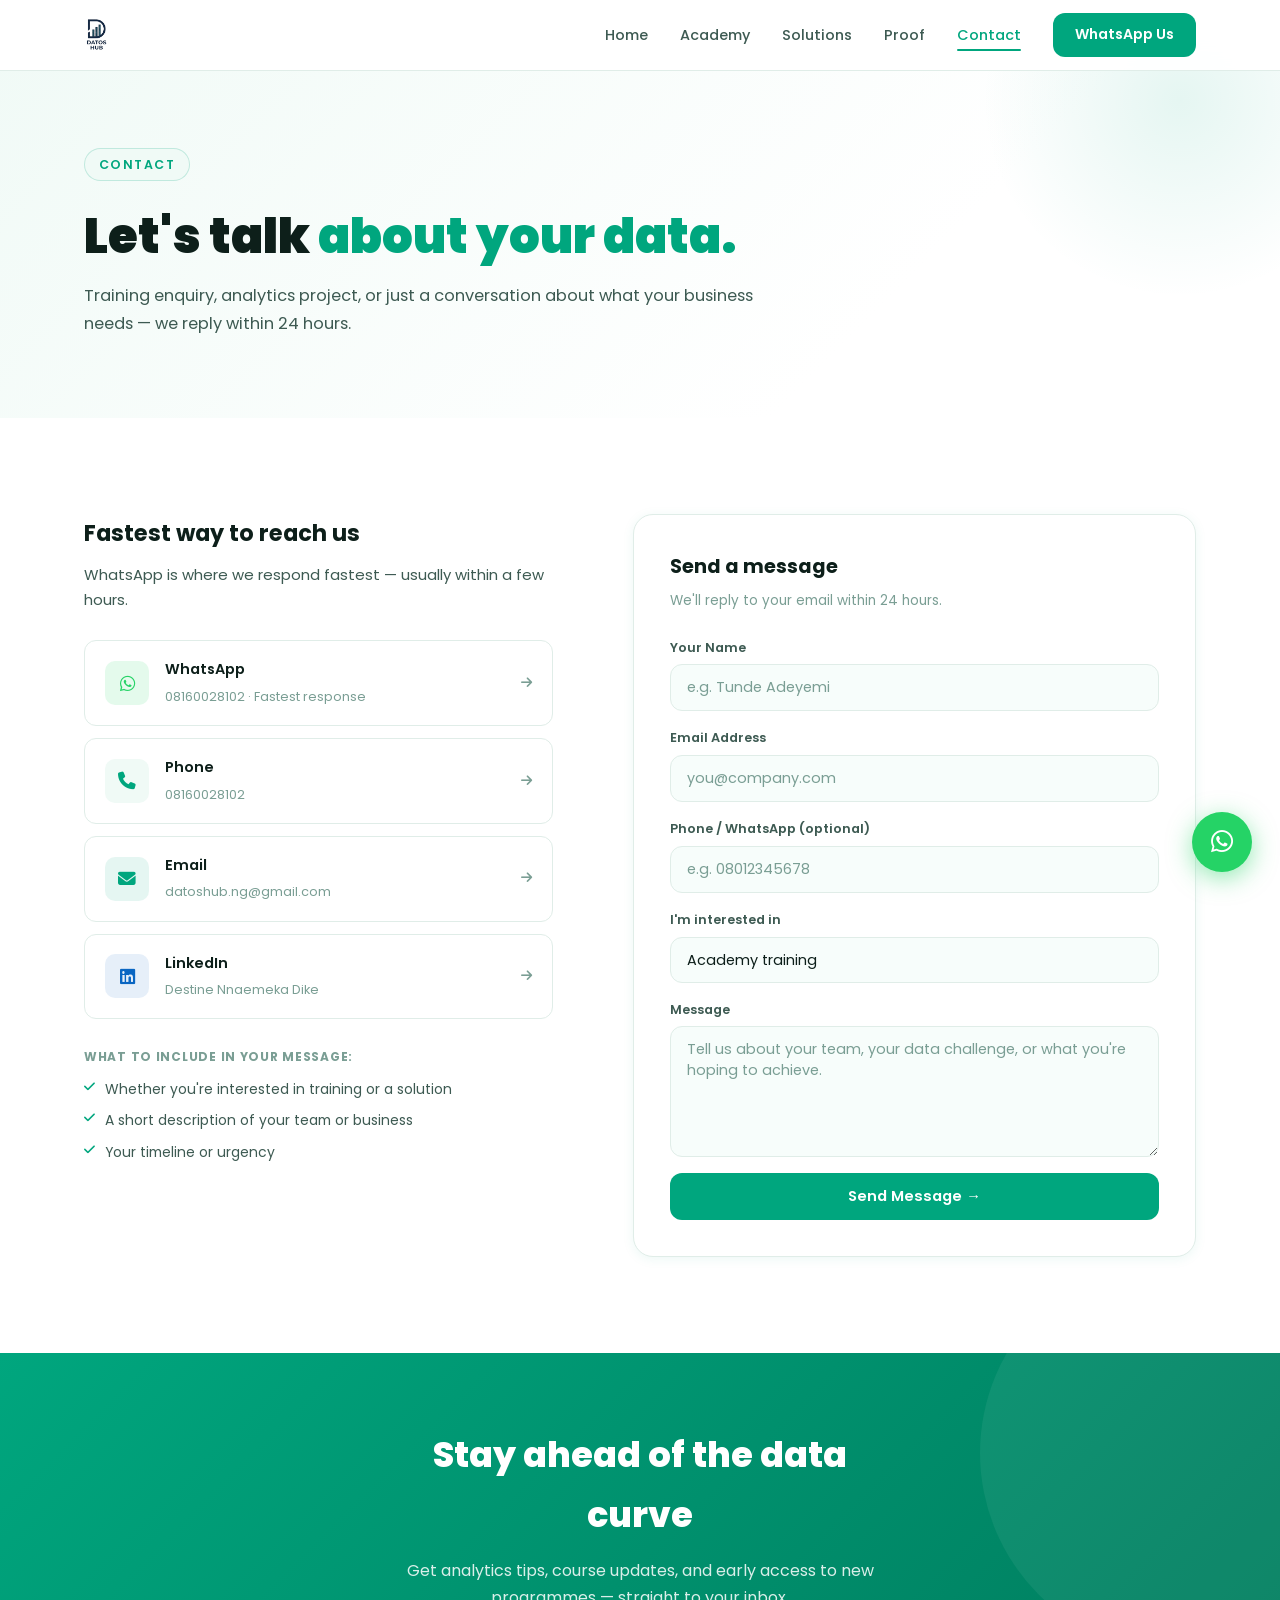
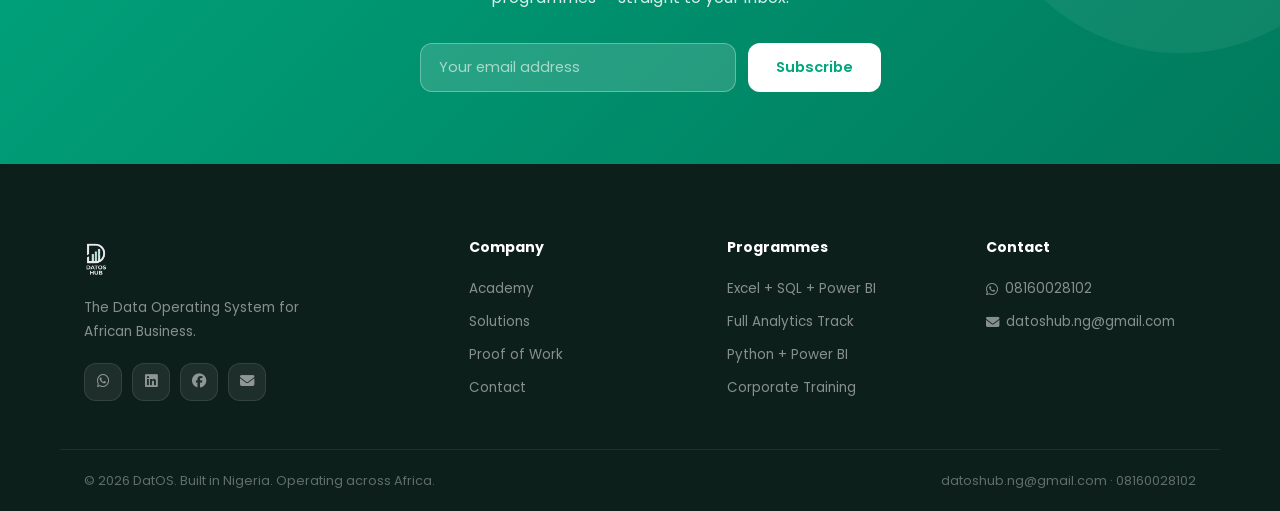
<file: contact.html>
<!DOCTYPE html>
<html lang="en">
<head>
  <meta charset="UTF-8"/><meta name="viewport" content="width=device-width, initial-scale=1.0"/>
  <title>DatOS — Contact Us</title>
  <meta name="description" content="Get in touch with DatOS. Training enquiries, analytics projects, or just a conversation about your data."/>
  <link rel="stylesheet" href="style.css"/>
  <link rel="stylesheet" href="https://cdnjs.cloudflare.com/ajax/libs/font-awesome/6.5.0/css/all.min.css"/>
</head>
<body>
  <nav class="nav" id="nav">
    <div class="nav__inner">
      <a href="index.html" class="nav__logo"><img src="assets/logo-navy.png" alt="DatOS Hub" class="logo-img"/></a>
      <ul class="nav__links">
        <li><a href="index.html">Home</a></li>
        <li><a href="academy.html">Academy</a></li>
        <li><a href="solutions.html">Solutions</a></li>
        <li><a href="proof.html">Proof</a></li>
        <li><a href="contact.html" class="active">Contact</a></li>
      </ul>
      <a href="https://wa.me/2348160028102?text=Hi%20DatOS%2C%20I%27d%20like%20to%20get%20in%20touch" target="_blank" class="btn btn--green nav__cta">WhatsApp Us</a>
      <button class="hamburger" id="hamburger"><span></span><span></span><span></span></button>
    </div>
    <div class="mobile-menu" id="mobileMenu">
      <ul>
        <li><a href="index.html" class="mobile-link">Home</a></li>
        <li><a href="academy.html" class="mobile-link">Academy</a></li>
        <li><a href="solutions.html" class="mobile-link">Solutions</a></li>
        <li><a href="proof.html" class="mobile-link">Proof</a></li>
        <li><a href="contact.html" class="mobile-link">Contact</a></li>
        <li class="mobile-cta"><a href="https://wa.me/2348160028102?text=Hi%20DatOS%2C%20I%27d%20like%20to%20get%20in%20touch" target="_blank" class="btn btn--green btn--full">WhatsApp Us →</a></li>
      </ul>
    </div>
  </nav>

  <section class="page-hero">
    <div class="container">
      <div class="page-hero__inner">
        <span class="eyebrow">Contact</span>
        <h1 class="page-hero__title">Let's talk <em>about your data.</em></h1>
        <p class="page-hero__sub">Training enquiry, analytics project, or just a conversation about what your business needs — we reply within 24 hours.</p>
      </div>
    </div>
  </section>

  <section class="section">
    <div class="container contact__grid">
      <div class="contact__info">
        <h3>Fastest way to reach us</h3>
        <p class="contact__info-sub">WhatsApp is where we respond fastest — usually within a few hours.</p>
        <div class="contact__channels">
          <a href="https://wa.me/2348160028102?text=Hi%20DatOS%2C%20I%27d%20like%20to%20discuss%20a%20project" target="_blank" class="contact__channel">
            <div class="contact__channel-icon" style="background:rgba(37,211,102,0.12);color:#25d366;"><i class="fa-brands fa-whatsapp"></i></div>
            <div><strong>WhatsApp</strong><span>08160028102 · Fastest response</span></div>
            <i class="fa-solid fa-arrow-right contact__channel-arrow"></i>
          </a>
          <a href="tel:08160028102" class="contact__channel">
            <div class="contact__channel-icon" style="background:var(--green-light);color:var(--green);"><i class="fa-solid fa-phone"></i></div>
            <div><strong>Phone</strong><span>08160028102</span></div>
            <i class="fa-solid fa-arrow-right contact__channel-arrow"></i>
          </a>
          <a href="mailto:datoshub.ng@gmail.com" class="contact__channel">
            <div class="contact__channel-icon" style="background:rgba(0,166,126,0.1);color:var(--green);"><i class="fa-solid fa-envelope"></i></div>
            <div><strong>Email</strong><span>datoshub.ng@gmail.com</span></div>
            <i class="fa-solid fa-arrow-right contact__channel-arrow"></i>
          </a>
          <a href="https://linkedin.com/company/datoshub" target="_blank" class="contact__channel">
            <div class="contact__channel-icon" style="background:rgba(10,102,194,0.1);color:#0a66c2;"><i class="fa-brands fa-linkedin"></i></div>
            <div><strong>LinkedIn</strong><span>Destine Nnaemeka Dike</span></div>
            <i class="fa-solid fa-arrow-right contact__channel-arrow"></i>
          </a>
        </div>
        <div class="contact__note-label">What to include in your message:</div>
        <ul class="contact__note-list">
          <li><i class="fa-solid fa-check"></i> Whether you're interested in training or a solution</li>
          <li><i class="fa-solid fa-check"></i> A short description of your team or business</li>
          <li><i class="fa-solid fa-check"></i> Your timeline or urgency</li>
        </ul>
      </div>

      <div class="contact__form-wrap">
        <h3>Send a message</h3>
        <p class="contact__form-sub">We'll reply to your email within 24 hours.</p>
        <form class="contact__form" id="contactForm">
          <div class="form-group">
            <label for="name">Your Name</label>
            <input type="text" id="name" name="name" placeholder="e.g. Tunde Adeyemi" required/>
          </div>
          <div class="form-group">
            <label for="email">Email Address</label>
            <input type="email" id="email" name="email" placeholder="you@company.com" required/>
          </div>
          <div class="form-group">
            <label for="phone">Phone / WhatsApp (optional)</label>
            <input type="tel" id="phone" name="phone" placeholder="e.g. 08012345678"/>
          </div>
          <div class="form-group">
            <label for="interest">I'm interested in</label>
            <select id="interest" name="interest">
              <option value="Academy training">Academy training</option>
              <option value="Corporate training (team)">Corporate training (team)</option>
              <option value="Dashboard build">Dashboard build</option>
              <option value="Analytics retainer">Analytics retainer</option>
              <option value="Inventory management system">Inventory management system</option>
              <option value="Other / not sure yet">Other / not sure yet</option>
            </select>
          </div>
          <div class="form-group">
            <label for="message">Message</label>
            <textarea id="message" name="message" rows="5" placeholder="Tell us about your team, your data challenge, or what you're hoping to achieve." required></textarea>
          </div>
          <button type="submit" class="btn btn--green btn--full">Send Message →</button>
          <div class="form-success" id="formSuccess"><i class="fa-solid fa-circle-check"></i> Message sent — we'll reply within 24 hours.</div>
        </form>
      </div>
    </div>
  </section>

  <section class="newsletter">
    <div class="container newsletter__inner">
      <h2>Stay ahead of the data curve</h2>
      <p>Get analytics tips, course updates, and early access to new programmes — straight to your inbox.</p>
      <form class="newsletter__form" id="newsletterForm">
        <input type="email" class="newsletter__input" name="email" placeholder="Your email address" required/>
        <button type="submit" class="btn btn--white">Subscribe</button>
      </form>
      <div class="newsletter__success" id="newsletterSuccess"><i class="fa-solid fa-circle-check"></i> You're in — we'll be in touch soon.</div>
    </div>
  </section>

  <footer class="footer">
    <div class="container footer__inner">
      <div class="footer__brand"><img src="assets/logo-white.png" alt="DatOS Hub" class="logo-img--white"/><p>The Data Operating System for African Business.</p><div class="footer__socials"><a href="https://wa.me/2348160028102?text=Hi%20DatOS%2C%20I%27d%20like%20to%20chat" target="_blank"><i class="fa-brands fa-whatsapp"></i></a><a href="https://linkedin.com/company/datoshub" target="_blank"><i class="fa-brands fa-linkedin"></i></a><a href="https://www.facebook.com/datoshuub" target="_blank"><i class="fa-brands fa-facebook"></i></a><a href="mailto:datoshub.ng@gmail.com"><i class="fa-solid fa-envelope"></i></a></div></div>
      <div class="footer__col"><h4>Company</h4><ul><li><a href="academy.html">Academy</a></li><li><a href="solutions.html">Solutions</a></li><li><a href="proof.html">Proof of Work</a></li><li><a href="contact.html">Contact</a></li></ul></div>
      <div class="footer__col"><h4>Programmes</h4><ul><li><a href="academy.html">Excel + SQL + Power BI</a></li><li><a href="academy.html">Full Analytics Track</a></li><li><a href="academy.html">Python + Power BI</a></li><li><a href="academy.html">Corporate Training</a></li></ul></div>
      <div class="footer__col"><h4>Contact</h4><ul><li><a href="https://wa.me/2348160028102?text=Hi%20DatOS%2C%20I%27d%20like%20to%20chat" target="_blank"><i class="fa-brands fa-whatsapp"></i> 08160028102</a></li><li><a href="mailto:datoshub.ng@gmail.com"><i class="fa-solid fa-envelope"></i> datoshub.ng@gmail.com</a></li></ul></div>
    </div>
    <div class="container footer__bottom"><span>© 2026 DatOS. Built in Nigeria. Operating across Africa.</span><span>datoshub.ng@gmail.com · 08160028102</span></div>
  </footer>

  <a href="https://wa.me/2348160028102?text=Hi%20DatOS%2C%20I%27d%20like%20to%20chat" target="_blank" class="wa-float"><i class="fa-brands fa-whatsapp"></i><span class="wa-float__tooltip">Chat with us</span></a>
  <a href="#" class="back-to-top" id="backToTop"><i class="fa-solid fa-arrow-up"></i></a>
  <script src="script.js"></script>
</body>
</html>
</file>
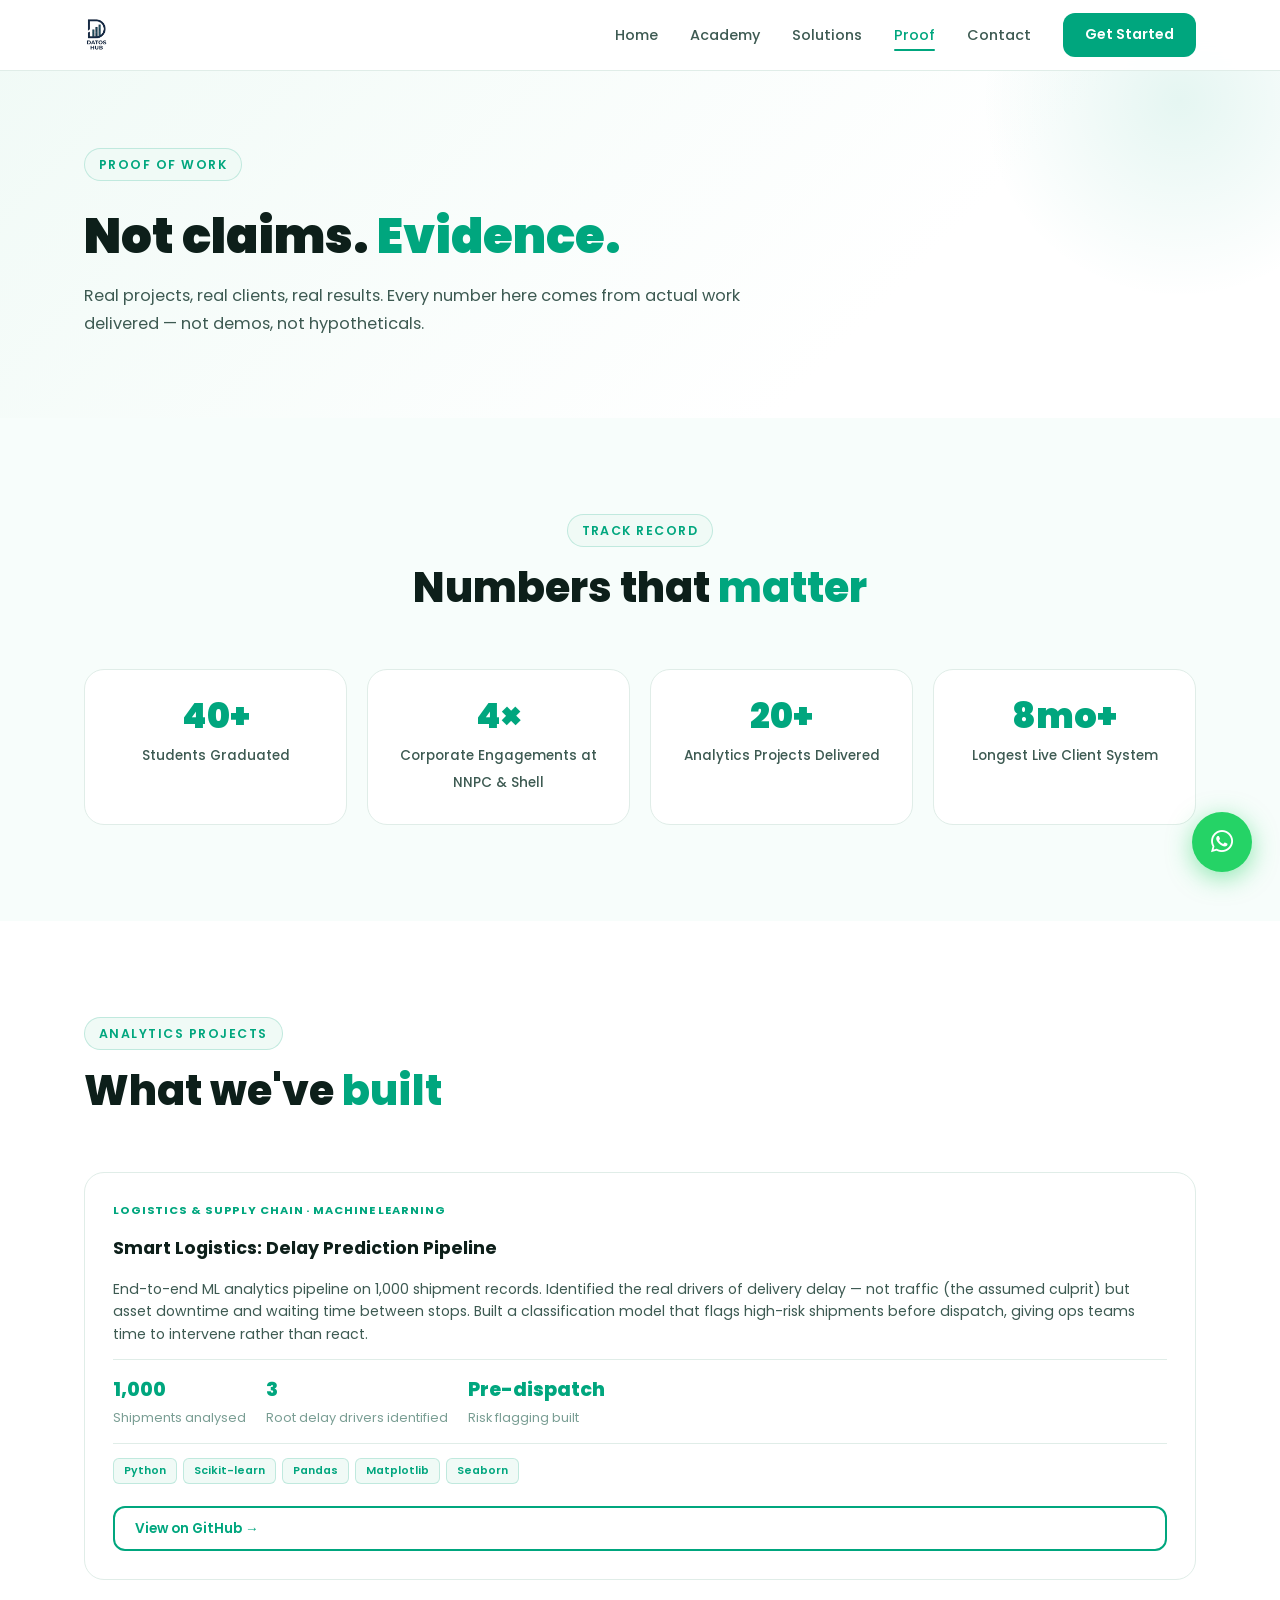
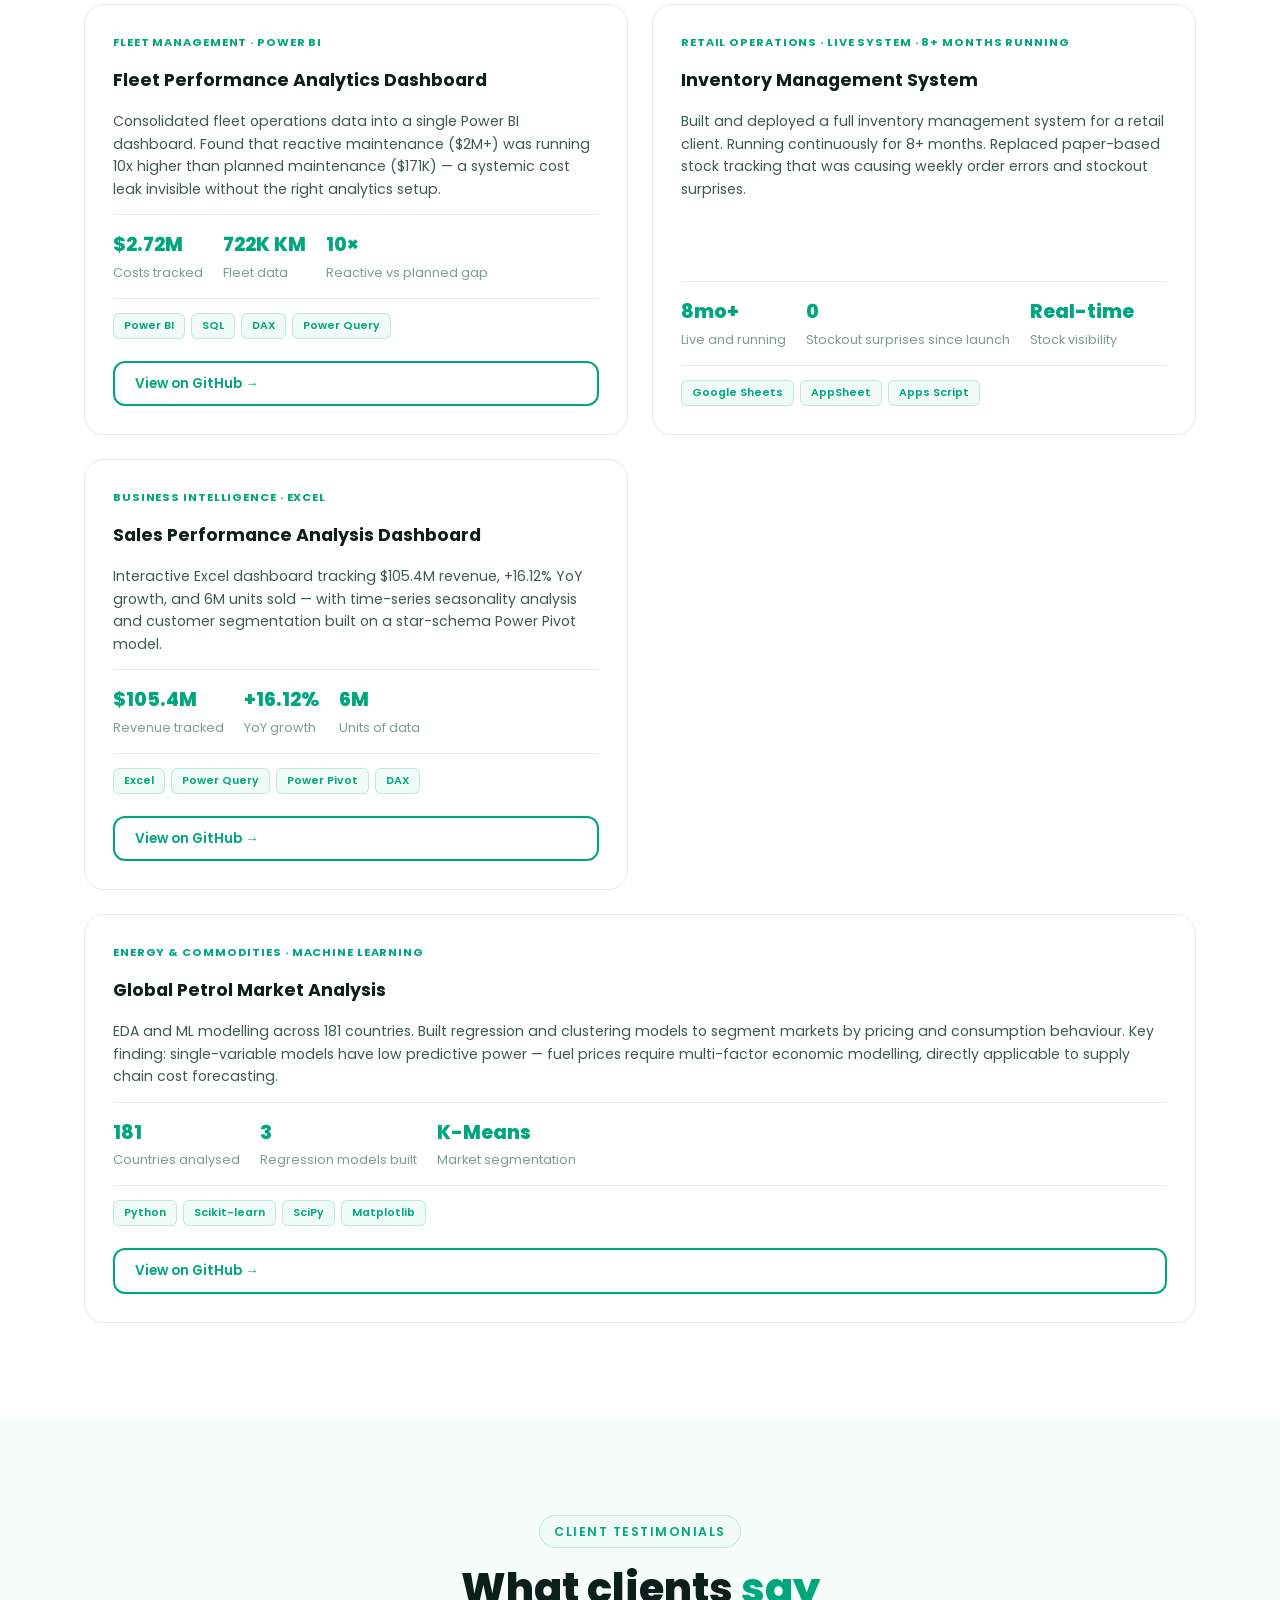
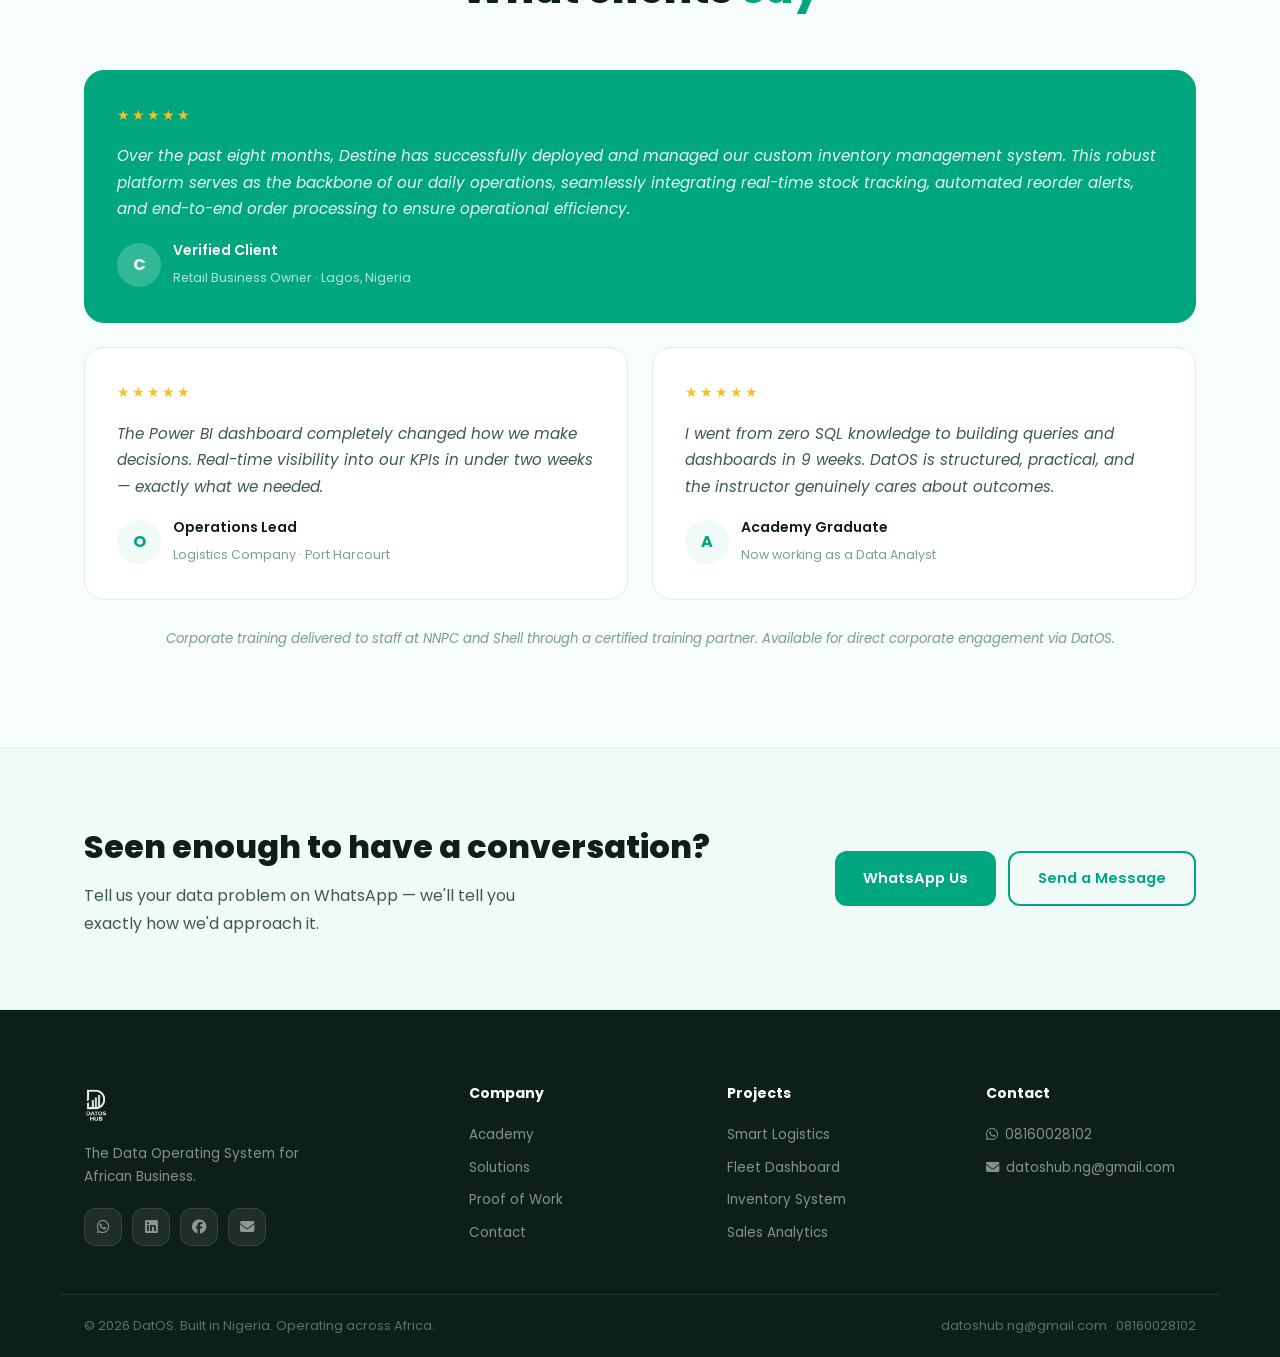
<file: proof.html>
<!DOCTYPE html>
<html lang="en">
<head>
  <meta charset="UTF-8"/><meta name="viewport" content="width=device-width, initial-scale=1.0"/>
  <title>DatOS — Proof of Work</title>
  <meta name="description" content="Real projects, real clients, real results. See what DatOS has built and delivered."/>
  <link rel="stylesheet" href="style.css"/>
  <link rel="stylesheet" href="https://cdnjs.cloudflare.com/ajax/libs/font-awesome/6.5.0/css/all.min.css"/>
</head>
<body>
  <nav class="nav" id="nav">
    <div class="nav__inner">
      <a href="index.html" class="nav__logo"><img src="assets/logo-navy.png" alt="DatOS Hub" class="logo-img"/></a>
      <ul class="nav__links">
        <li><a href="index.html">Home</a></li>
        <li><a href="academy.html">Academy</a></li>
        <li><a href="solutions.html">Solutions</a></li>
        <li><a href="proof.html" class="active">Proof</a></li>
        <li><a href="contact.html">Contact</a></li>
      </ul>
      <a href="https://wa.me/2348160028102?text=Hi%20DatOS%2C%20I%27d%20like%20to%20get%20started" target="_blank" class="btn btn--green nav__cta">Get Started</a>
      <button class="hamburger" id="hamburger"><span></span><span></span><span></span></button>
    </div>
    <div class="mobile-menu" id="mobileMenu">
      <ul>
        <li><a href="index.html" class="mobile-link">Home</a></li>
        <li><a href="academy.html" class="mobile-link">Academy</a></li>
        <li><a href="solutions.html" class="mobile-link">Solutions</a></li>
        <li><a href="proof.html" class="mobile-link">Proof</a></li>
        <li><a href="contact.html" class="mobile-link">Contact</a></li>
        <li class="mobile-cta"><a href="https://wa.me/2348160028102?text=Hi%20DatOS%2C%20I%27d%20like%20to%20get%20started" target="_blank" class="btn btn--green btn--full">Get Started →</a></li>
      </ul>
    </div>
  </nav>

  <section class="page-hero">
    <div class="container">
      <div class="page-hero__inner">
        <span class="eyebrow">Proof of Work</span>
        <h1 class="page-hero__title">Not claims. <em>Evidence.</em></h1>
        <p class="page-hero__sub">Real projects, real clients, real results. Every number here comes from actual work delivered — not demos, not hypotheticals.</p>
      </div>
    </div>
  </section>

  <section class="section section--alt">
    <div class="container">
      <div class="section-header section-header--center">
        <span class="eyebrow">Track Record</span>
        <h2 class="section-title">Numbers that <em>matter</em></h2>
      </div>
      <div class="tstats__grid">
        <div class="tstat-card reveal"><span class="tstat-card__num">40+</span><span class="tstat-card__label">Students Graduated</span></div>
        <div class="tstat-card reveal"><span class="tstat-card__num">4×</span><span class="tstat-card__label">Corporate Engagements at NNPC & Shell</span></div>
        <div class="tstat-card reveal"><span class="tstat-card__num">20+</span><span class="tstat-card__label">Analytics Projects Delivered</span></div>
        <div class="tstat-card reveal"><span class="tstat-card__num">8mo+</span><span class="tstat-card__label">Longest Live Client System</span></div>
      </div>
    </div>
  </section>

  <section class="section">
    <div class="container">
      <div class="section-header">
        <span class="eyebrow">Analytics Projects</span>
        <h2 class="section-title">What we've <em>built</em></h2>
      </div>
      <div class="proof__grid">
        <div class="proof-card proof-card--wide reveal">
          <div class="proof-card__tag">Logistics & Supply Chain · Machine Learning</div>
          <h3>Smart Logistics: Delay Prediction Pipeline</h3>
          <p>End-to-end ML analytics pipeline on 1,000 shipment records. Identified the real drivers of delivery delay — not traffic (the assumed culprit) but asset downtime and waiting time between stops. Built a classification model that flags high-risk shipments before dispatch, giving ops teams time to intervene rather than react.</p>
          <div class="proof-metrics">
            <div class="pm-item"><span>1,000</span>Shipments analysed</div>
            <div class="pm-item"><span>3</span>Root delay drivers identified</div>
            <div class="pm-item"><span>Pre-dispatch</span>Risk flagging built</div>
          </div>
          <div class="proof-tech"><span>Python</span><span>Scikit-learn</span><span>Pandas</span><span>Matplotlib</span><span>Seaborn</span></div>
          <a href="https://github.com/Destinetheanalyst" target="_blank" class="btn btn--outline btn--sm" style="margin-top:8px;">View on GitHub →</a>
        </div>

        <div class="proof-card reveal">
          <div class="proof-card__tag">Fleet Management · Power BI</div>
          <h3>Fleet Performance Analytics Dashboard</h3>
          <p>Consolidated fleet operations data into a single Power BI dashboard. Found that reactive maintenance ($2M+) was running 10x higher than planned maintenance ($171K) — a systemic cost leak invisible without the right analytics setup.</p>
          <div class="proof-metrics">
            <div class="pm-item"><span>$2.72M</span>Costs tracked</div>
            <div class="pm-item"><span>722K KM</span>Fleet data</div>
            <div class="pm-item"><span>10×</span>Reactive vs planned gap</div>
          </div>
          <div class="proof-tech"><span>Power BI</span><span>SQL</span><span>DAX</span><span>Power Query</span></div>
          <a href="https://github.com/Destinetheanalyst" target="_blank" class="btn btn--outline btn--sm" style="margin-top:8px;">View on GitHub →</a>
        </div>

        <div class="proof-card reveal">
          <div class="proof-card__tag">Retail Operations · Live System · 8+ months running</div>
          <h3>Inventory Management System</h3>
          <p>Built and deployed a full inventory management system for a retail client. Running continuously for 8+ months. Replaced paper-based stock tracking that was causing weekly order errors and stockout surprises.</p>
          <div class="proof-metrics">
            <div class="pm-item"><span>8mo+</span>Live and running</div>
            <div class="pm-item"><span>0</span>Stockout surprises since launch</div>
            <div class="pm-item"><span>Real-time</span>Stock visibility</div>
          </div>
          <div class="proof-tech"><span>Google Sheets</span><span>AppSheet</span><span>Apps Script</span></div>
        </div>

        <div class="proof-card reveal">
          <div class="proof-card__tag">Business Intelligence · Excel</div>
          <h3>Sales Performance Analysis Dashboard</h3>
          <p>Interactive Excel dashboard tracking $105.4M revenue, +16.12% YoY growth, and 6M units sold — with time-series seasonality analysis and customer segmentation built on a star-schema Power Pivot model.</p>
          <div class="proof-metrics">
            <div class="pm-item"><span>$105.4M</span>Revenue tracked</div>
            <div class="pm-item"><span>+16.12%</span>YoY growth</div>
            <div class="pm-item"><span>6M</span>Units of data</div>
          </div>
          <div class="proof-tech"><span>Excel</span><span>Power Query</span><span>Power Pivot</span><span>DAX</span></div>
          <a href="https://github.com/Destinetheanalyst" target="_blank" class="btn btn--outline btn--sm" style="margin-top:8px;">View on GitHub →</a>
        </div>

        <div class="proof-card proof-card--wide reveal">
          <div class="proof-card__tag">Energy & Commodities · Machine Learning</div>
          <h3>Global Petrol Market Analysis</h3>
          <p>EDA and ML modelling across 181 countries. Built regression and clustering models to segment markets by pricing and consumption behaviour. Key finding: single-variable models have low predictive power — fuel prices require multi-factor economic modelling, directly applicable to supply chain cost forecasting.</p>
          <div class="proof-metrics">
            <div class="pm-item"><span>181</span>Countries analysed</div>
            <div class="pm-item"><span>3</span>Regression models built</div>
            <div class="pm-item"><span>K-Means</span>Market segmentation</div>
          </div>
          <div class="proof-tech"><span>Python</span><span>Scikit-learn</span><span>SciPy</span><span>Matplotlib</span></div>
          <a href="https://github.com/Destinetheanalyst" target="_blank" class="btn btn--outline btn--sm" style="margin-top:8px;">View on GitHub →</a>
        </div>
      </div>
    </div>
  </section>

  <section class="section section--alt">
    <div class="container">
      <div class="section-header section-header--center">
        <span class="eyebrow">Client Testimonials</span>
        <h2 class="section-title">What clients <em>say</em></h2>
      </div>
      <div class="testimonials__grid">
        <div class="testi-card testi-card--featured reveal">
          <div class="testi-stars">★★★★★</div>
          <blockquote>Over the past eight months, Destine has successfully deployed and managed our custom inventory management system. This robust platform serves as the backbone of our daily operations, seamlessly integrating real-time stock tracking, automated reorder alerts, and end-to-end order processing to ensure operational efficiency.</blockquote>
          <div class="testi-author"><div class="testi-avatar">C</div><div><strong>Verified Client</strong><span>Retail Business Owner · Lagos, Nigeria</span></div></div>
        </div>
        <div class="testi-card reveal">
          <div class="testi-stars">★★★★★</div>
          <blockquote>The Power BI dashboard completely changed how we make decisions. Real-time visibility into our KPIs in under two weeks — exactly what we needed.</blockquote>
          <div class="testi-author"><div class="testi-avatar">O</div><div><strong>Operations Lead</strong><span>Logistics Company · Port Harcourt</span></div></div>
        </div>
        <div class="testi-card reveal">
          <div class="testi-stars">★★★★★</div>
          <blockquote>I went from zero SQL knowledge to building queries and dashboards in 9 weeks. DatOS is structured, practical, and the instructor genuinely cares about outcomes.</blockquote>
          <div class="testi-author"><div class="testi-avatar">A</div><div><strong>Academy Graduate</strong><span>Now working as a Data Analyst</span></div></div>
        </div>
      </div>
      <p style="text-align:center;margin-top:28px;font-size:0.83rem;color:var(--text-muted);font-style:italic;">Corporate training delivered to staff at NNPC and Shell through a certified training partner. Available for direct corporate engagement via DatOS.</p>
    </div>
  </section>

  <section class="cta-strip">
    <div class="container cta-strip__inner">
      <div><h2>Seen enough to have a conversation?</h2><p>Tell us your data problem on WhatsApp — we'll tell you exactly how we'd approach it.</p></div>
      <div class="cta-strip__actions">
        <a href="https://wa.me/2348160028102?text=Hi%20DatOS%2C%20I%27d%20like%20to%20discuss%20a%20project" target="_blank" class="btn btn--green">WhatsApp Us</a>
        <a href="contact.html" class="btn btn--outline">Send a Message</a>
      </div>
    </div>
  </section>

  <footer class="footer">
    <div class="container footer__inner">
      <div class="footer__brand"><img src="assets/logo-white.png" alt="DatOS Hub" class="logo-img--white"/><p>The Data Operating System for African Business.</p><div class="footer__socials"><a href="https://wa.me/2348160028102?text=Hi%20DatOS%2C%20I%27d%20like%20to%20chat" target="_blank"><i class="fa-brands fa-whatsapp"></i></a><a href="https://linkedin.com/company/datoshub" target="_blank"><i class="fa-brands fa-linkedin"></i></a><a href="https://www.facebook.com/datoshuub" target="_blank"><i class="fa-brands fa-facebook"></i></a><a href="mailto:datoshub.ng@gmail.com"><i class="fa-solid fa-envelope"></i></a></div></div>
      <div class="footer__col"><h4>Company</h4><ul><li><a href="academy.html">Academy</a></li><li><a href="solutions.html">Solutions</a></li><li><a href="proof.html">Proof of Work</a></li><li><a href="contact.html">Contact</a></li></ul></div>
      <div class="footer__col"><h4>Projects</h4><ul><li><a href="proof.html">Smart Logistics</a></li><li><a href="proof.html">Fleet Dashboard</a></li><li><a href="proof.html">Inventory System</a></li><li><a href="proof.html">Sales Analytics</a></li></ul></div>
      <div class="footer__col"><h4>Contact</h4><ul><li><a href="https://wa.me/2348160028102?text=Hi%20DatOS%2C%20I%27d%20like%20to%20chat" target="_blank"><i class="fa-brands fa-whatsapp"></i> 08160028102</a></li><li><a href="mailto:datoshub.ng@gmail.com"><i class="fa-solid fa-envelope"></i> datoshub.ng@gmail.com</a></li></ul></div>
    </div>
    <div class="container footer__bottom"><span>© 2026 DatOS. Built in Nigeria. Operating across Africa.</span><span>datoshub.ng@gmail.com · 08160028102</span></div>
  </footer>

  <a href="https://wa.me/2348160028102?text=Hi%20DatOS%2C%20I%27d%20like%20to%20chat" target="_blank" class="wa-float"><i class="fa-brands fa-whatsapp"></i><span class="wa-float__tooltip">Chat with us</span></a>
  <a href="#" class="back-to-top" id="backToTop"><i class="fa-solid fa-arrow-up"></i></a>
  <script src="script.js"></script>
</body>
</html>
</file>
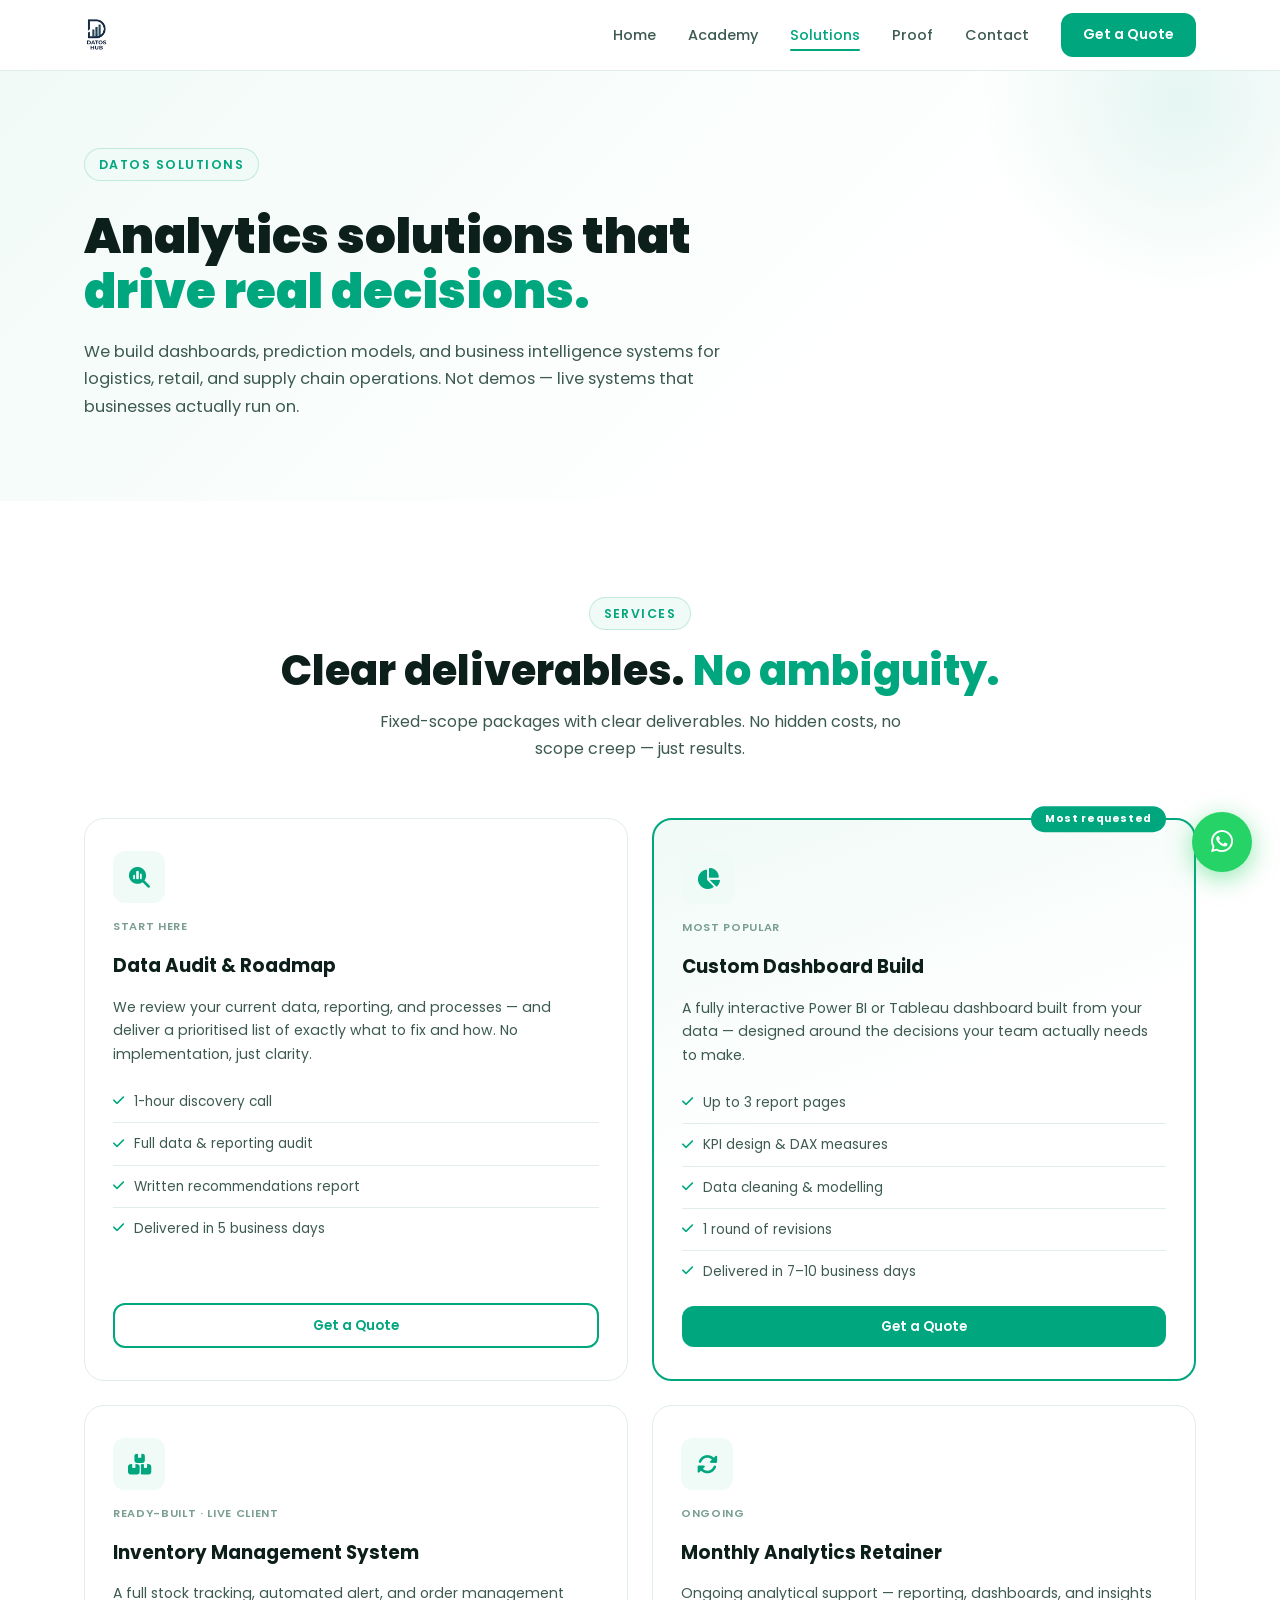
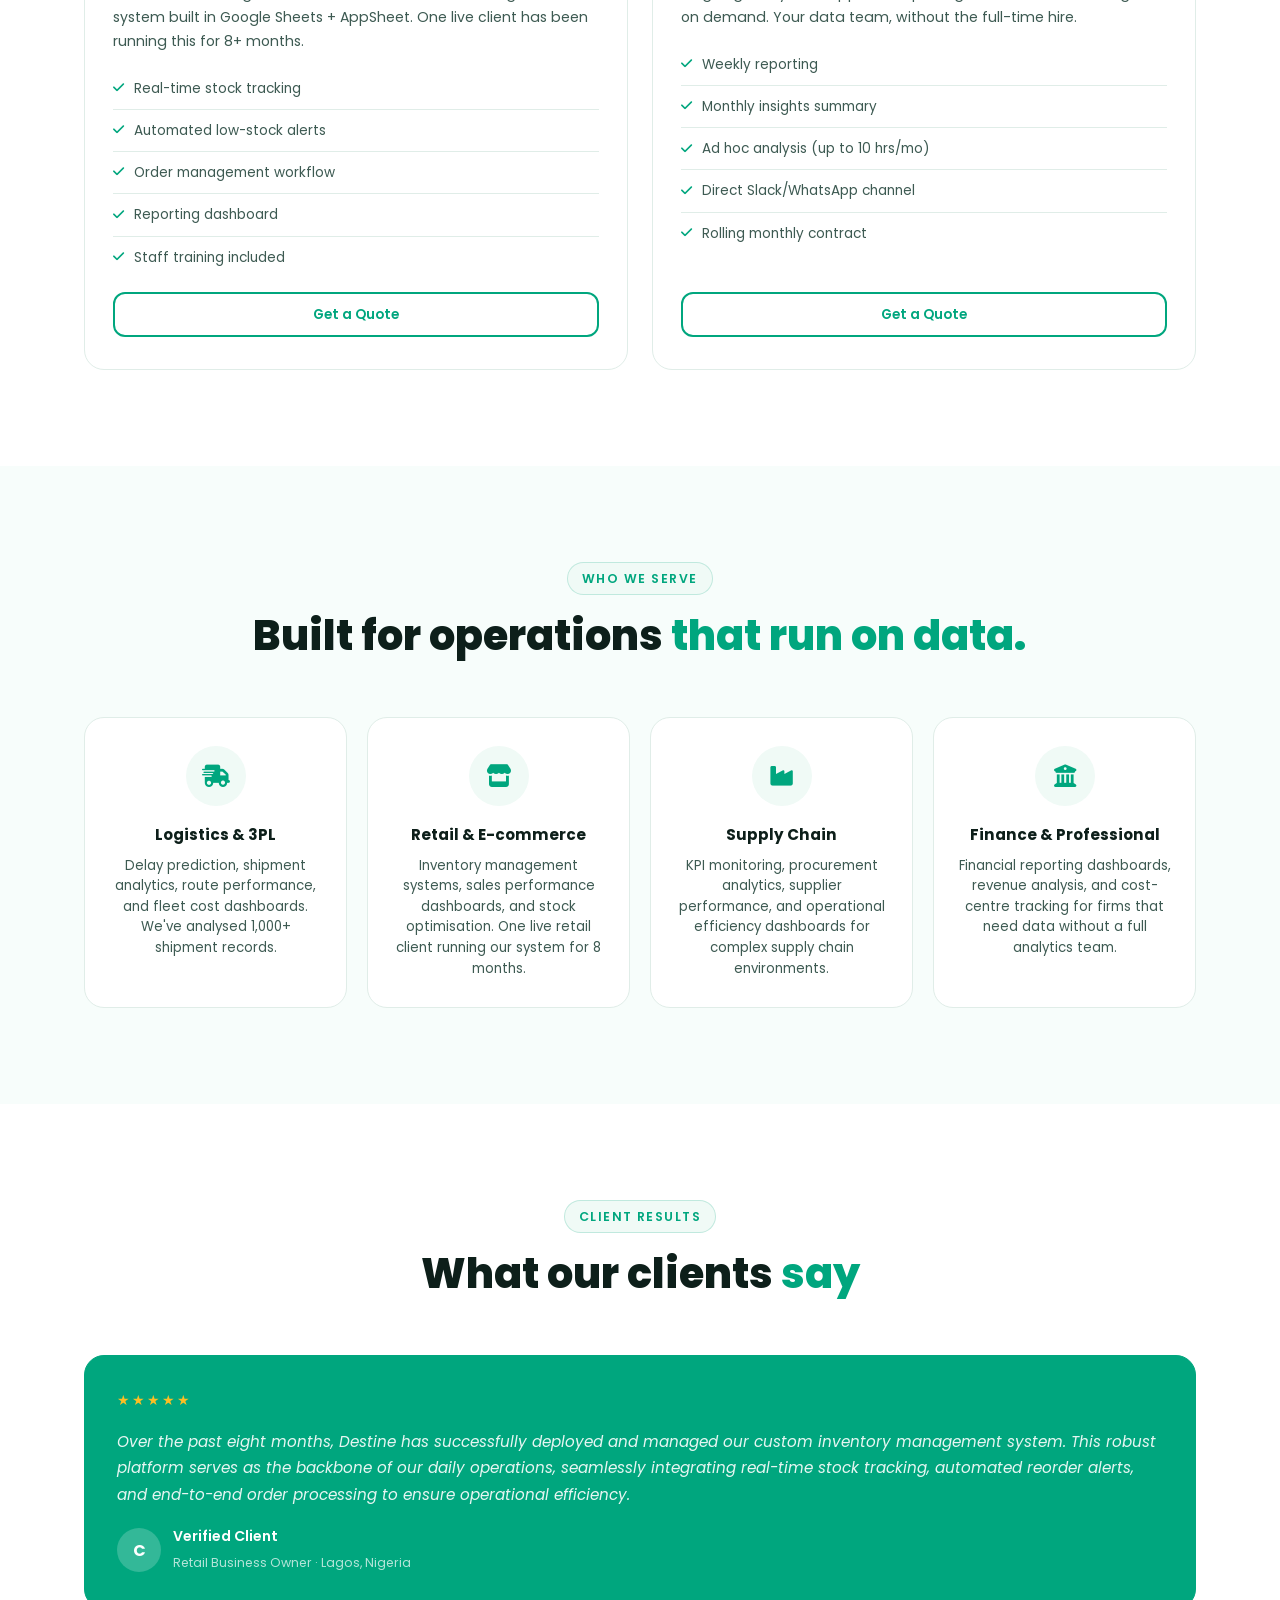
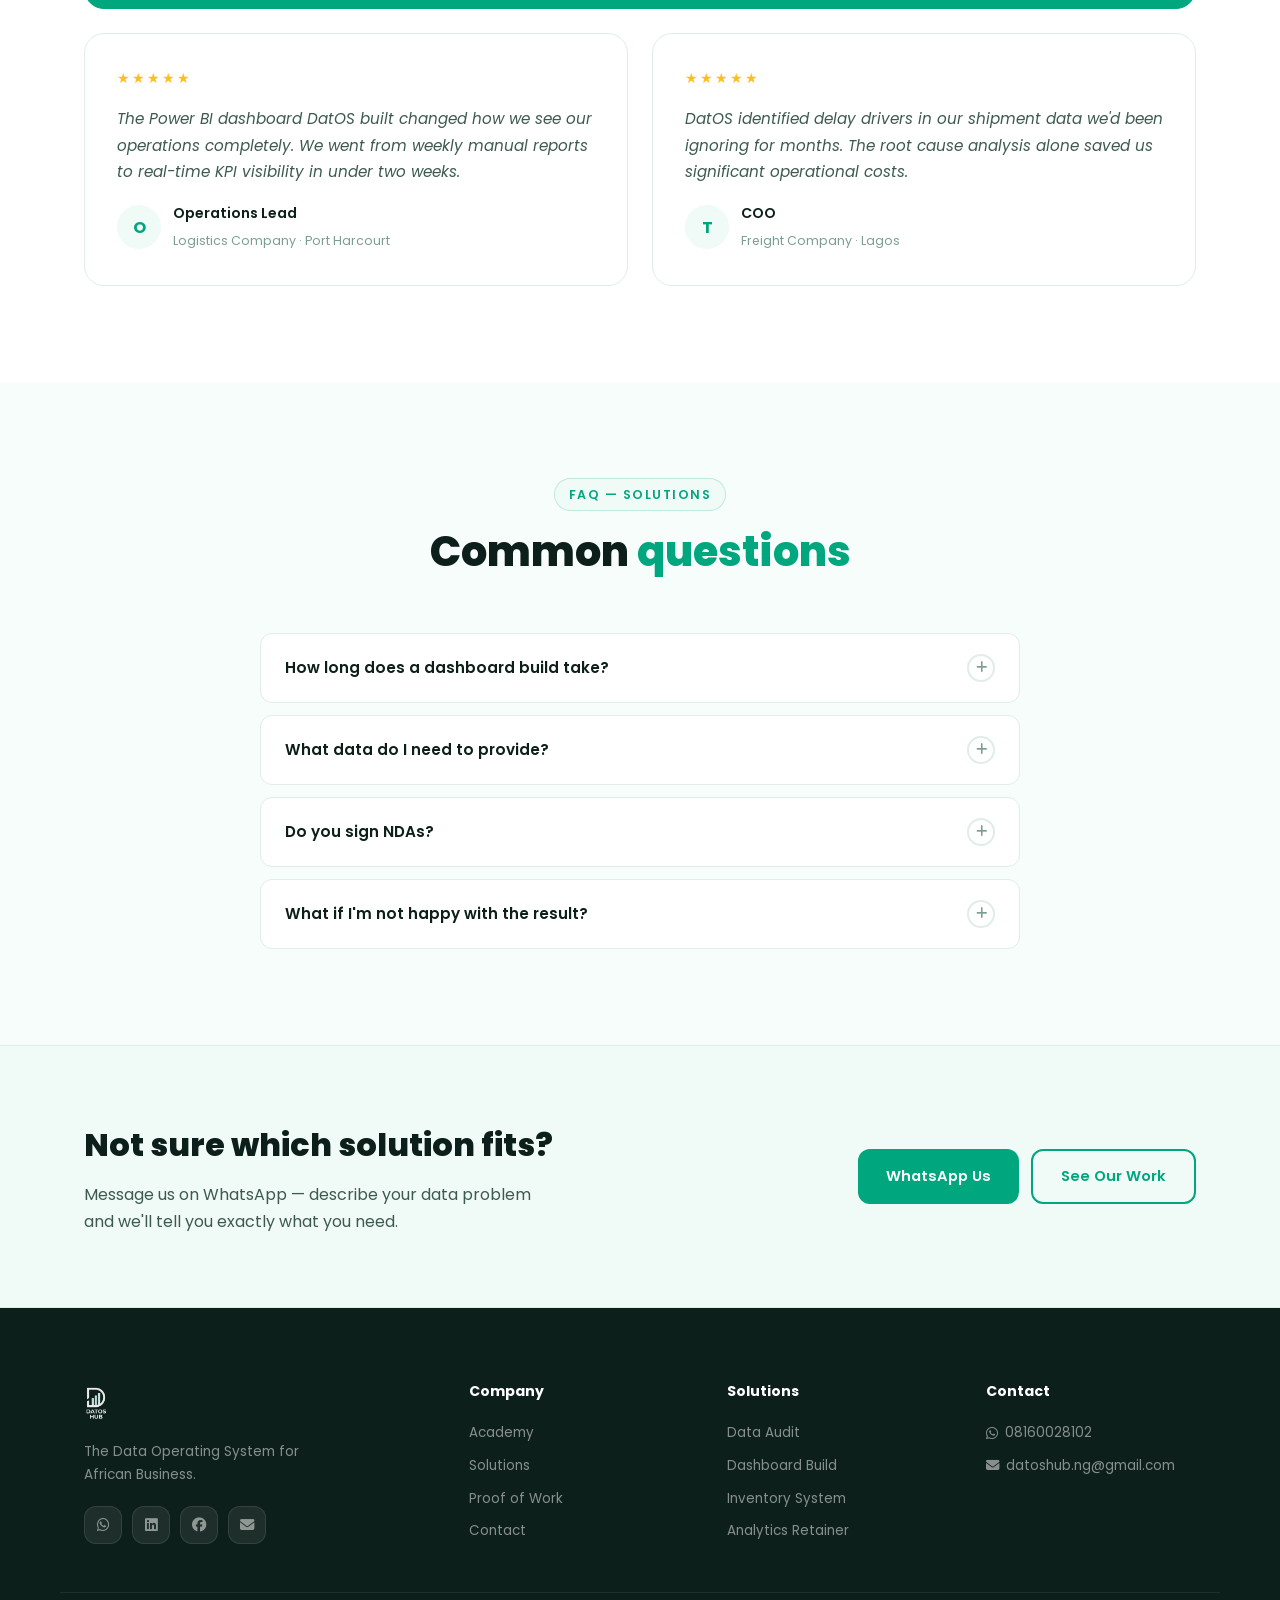
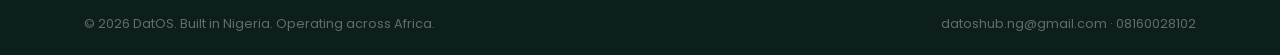
<file: solutions.html>
<!DOCTYPE html>
<html lang="en">
<head>
  <meta charset="UTF-8"/><meta name="viewport" content="width=device-width, initial-scale=1.0"/>
  <title>DatOS Solutions — Analytics & Business Intelligence</title>
  <meta name="description" content="Custom dashboards, delay prediction models, inventory systems, and analytics retainers for logistics, retail, and supply chain businesses."/>
  <link rel="stylesheet" href="style.css"/>
  <link rel="stylesheet" href="https://cdnjs.cloudflare.com/ajax/libs/font-awesome/6.5.0/css/all.min.css"/>
</head>
<body>
  <nav class="nav" id="nav">
    <div class="nav__inner">
      <a href="index.html" class="nav__logo"><img src="assets/logo-navy.png" alt="DatOS Hub" class="logo-img"/></a>
      <ul class="nav__links">
        <li><a href="index.html">Home</a></li>
        <li><a href="academy.html">Academy</a></li>
        <li><a href="solutions.html" class="active">Solutions</a></li>
        <li><a href="proof.html">Proof</a></li>
        <li><a href="contact.html">Contact</a></li>
      </ul>
      <a href="https://wa.me/2348160028102?text=Hi%20DatOS%2C%20I%27d%20like%20to%20get%20a%20quote%20for%20a%20solution" target="_blank" class="btn btn--green nav__cta">Get a Quote</a>
      <button class="hamburger" id="hamburger"><span></span><span></span><span></span></button>
    </div>
    <div class="mobile-menu" id="mobileMenu">
      <ul>
        <li><a href="index.html" class="mobile-link">Home</a></li>
        <li><a href="academy.html" class="mobile-link">Academy</a></li>
        <li><a href="solutions.html" class="mobile-link">Solutions</a></li>
        <li><a href="proof.html" class="mobile-link">Proof</a></li>
        <li><a href="contact.html" class="mobile-link">Contact</a></li>
        <li class="mobile-cta"><a href="https://wa.me/2348160028102?text=Hi%20DatOS%2C%20I%27d%20like%20to%20get%20a%20quote%20for%20a%20solution" target="_blank" class="btn btn--green btn--full">Get a Quote →</a></li>
      </ul>
    </div>
  </nav>

  <section class="page-hero">
    <div class="container">
      <div class="page-hero__inner">
        <span class="eyebrow">DatOS Solutions</span>
        <h1 class="page-hero__title">Analytics solutions that <em>drive real decisions.</em></h1>
        <p class="page-hero__sub">We build dashboards, prediction models, and business intelligence systems for logistics, retail, and supply chain operations. Not demos — live systems that businesses actually run on.</p>
      </div>
    </div>
  </section>

  <section class="section">
    <div class="container">
      <div class="section-header section-header--center">
        <span class="eyebrow">Services</span>
        <h2 class="section-title">Clear deliverables. <em>No ambiguity.</em></h2>
        <p class="section-sub">Fixed-scope packages with clear deliverables. No hidden costs, no scope creep — just results.</p>
      </div>
      <div class="services__grid">

        <div class="svc-card reveal">
          <div class="svc-card__icon"><i class="fa-solid fa-magnifying-glass-chart"></i></div>
          <div class="svc-card__tag">Start here</div>
          <h3>Data Audit & Roadmap</h3>
          <p>We review your current data, reporting, and processes — and deliver a prioritised list of exactly what to fix and how. No implementation, just clarity.</p>
          <ul class="svc-list">
            <li><i class="fa-solid fa-check"></i> 1-hour discovery call</li>
            <li><i class="fa-solid fa-check"></i> Full data & reporting audit</li>
            <li><i class="fa-solid fa-check"></i> Written recommendations report</li>
            <li><i class="fa-solid fa-check"></i> Delivered in 5 business days</li>
          </ul>
          <a href="https://wa.me/2348160028102?text=Hi%20DatOS%20Hub%2C%20I%27m%20interested%20in%20the%20%2AData%20Audit%20%26%20Roadmap%2A%20service.%20I%27d%20like%20a%20review%20of%20our%20current%20data%20and%20reporting%2C%20and%20a%20prioritised%20recommendations%20report.%20Please%20share%20more%20details." target="_blank" class="btn btn--outline btn--full btn--sm">Get a Quote</a>
        </div>

        <div class="svc-card svc-card--featured reveal">
          <div class="svc-card__ribbon">Most requested</div>
          <div class="svc-card__icon"><i class="fa-solid fa-chart-pie"></i></div>
          <div class="svc-card__tag">Most popular</div>
          <h3>Custom Dashboard Build</h3>
          <p>A fully interactive Power BI or Tableau dashboard built from your data — designed around the decisions your team actually needs to make.</p>
          <ul class="svc-list">
            <li><i class="fa-solid fa-check"></i> Up to 3 report pages</li>
            <li><i class="fa-solid fa-check"></i> KPI design & DAX measures</li>
            <li><i class="fa-solid fa-check"></i> Data cleaning & modelling</li>
            <li><i class="fa-solid fa-check"></i> 1 round of revisions</li>
            <li><i class="fa-solid fa-check"></i> Delivered in 7–10 business days</li>
          </ul>
          <a href="https://wa.me/2348160028102?text=Hi%20DatOS%20Hub%2C%20I%27m%20interested%20in%20a%20%2ACustom%20Dashboard%20Build%2A%20%28Power%20BI%20or%20Tableau%29.%20Please%20share%20more%20details%20on%20pricing%2C%20timeline%2C%20and%20next%20steps." target="_blank" class="btn btn--green btn--full btn--sm">Get a Quote</a>
        </div>

        <div class="svc-card reveal">
          <div class="svc-card__icon"><i class="fa-solid fa-boxes-stacked"></i></div>
          <div class="svc-card__tag">Ready-built · Live client</div>
          <h3>Inventory Management System</h3>
          <p>A full stock tracking, automated alert, and order management system built in Google Sheets + AppSheet. One live client has been running this for 8+ months.</p>
          <ul class="svc-list">
            <li><i class="fa-solid fa-check"></i> Real-time stock tracking</li>
            <li><i class="fa-solid fa-check"></i> Automated low-stock alerts</li>
            <li><i class="fa-solid fa-check"></i> Order management workflow</li>
            <li><i class="fa-solid fa-check"></i> Reporting dashboard</li>
            <li><i class="fa-solid fa-check"></i> Staff training included</li>
          </ul>
          <a href="https://wa.me/2348160028102?text=Hi%20DatOS%20Hub%2C%20I%27m%20interested%20in%20the%20%2AInventory%20Management%20System%2A%20for%20my%20business.%20Please%20share%20more%20details%20on%20how%20it%20works%2C%20pricing%2C%20and%20delivery%20timeline." target="_blank" class="btn btn--outline btn--full btn--sm">Get a Quote</a>
        </div>

        <div class="svc-card reveal">
          <div class="svc-card__icon"><i class="fa-solid fa-rotate"></i></div>
          <div class="svc-card__tag">Ongoing</div>
          <h3>Monthly Analytics Retainer</h3>
          <p>Ongoing analytical support — reporting, dashboards, and insights on demand. Your data team, without the full-time hire.</p>
          <ul class="svc-list">
            <li><i class="fa-solid fa-check"></i> Weekly reporting</li>
            <li><i class="fa-solid fa-check"></i> Monthly insights summary</li>
            <li><i class="fa-solid fa-check"></i> Ad hoc analysis (up to 10 hrs/mo)</li>
            <li><i class="fa-solid fa-check"></i> Direct Slack/WhatsApp channel</li>
            <li><i class="fa-solid fa-check"></i> Rolling monthly contract</li>
          </ul>
          <a href="https://wa.me/2348160028102?text=Hi%20DatOS%20Hub%2C%20I%27m%20interested%20in%20the%20%2AMonthly%20Analytics%20Retainer%2A%20service.%20Please%20share%20more%20details%20on%20what%27s%20included%20and%20how%20we%20can%20get%20started." target="_blank" class="btn btn--outline btn--full btn--sm">Get a Quote</a>
        </div>

      </div>
    </div>
  </section>

  <section class="section section--alt">
    <div class="container">
      <div class="section-header section-header--center">
        <span class="eyebrow">Who We Serve</span>
        <h2 class="section-title">Built for operations <em>that run on data.</em></h2>
      </div>
      <div class="serve__grid">
        <div class="serve-card reveal">
          <div class="serve-card__icon"><i class="fa-solid fa-truck-fast"></i></div>
          <h4>Logistics & 3PL</h4>
          <p>Delay prediction, shipment analytics, route performance, and fleet cost dashboards. We've analysed 1,000+ shipment records.</p>
        </div>
        <div class="serve-card reveal">
          <div class="serve-card__icon"><i class="fa-solid fa-store"></i></div>
          <h4>Retail & E-commerce</h4>
          <p>Inventory management systems, sales performance dashboards, and stock optimisation. One live retail client running our system for 8 months.</p>
        </div>
        <div class="serve-card reveal">
          <div class="serve-card__icon"><i class="fa-solid fa-industry"></i></div>
          <h4>Supply Chain</h4>
          <p>KPI monitoring, procurement analytics, supplier performance, and operational efficiency dashboards for complex supply chain environments.</p>
        </div>
        <div class="serve-card reveal">
          <div class="serve-card__icon"><i class="fa-solid fa-building-columns"></i></div>
          <h4>Finance & Professional</h4>
          <p>Financial reporting dashboards, revenue analysis, and cost-centre tracking for firms that need data without a full analytics team.</p>
        </div>
      </div>
    </div>
  </section>

  <section class="section">
    <div class="container">
      <div class="section-header section-header--center">
        <span class="eyebrow">Client Results</span>
        <h2 class="section-title">What our clients <em>say</em></h2>
      </div>
      <div class="testimonials__grid">
        <div class="testi-card testi-card--featured reveal">
          <div class="testi-stars">★★★★★</div>
          <blockquote>Over the past eight months, Destine has successfully deployed and managed our custom inventory management system. This robust platform serves as the backbone of our daily operations, seamlessly integrating real-time stock tracking, automated reorder alerts, and end-to-end order processing to ensure operational efficiency.</blockquote>
          <div class="testi-author"><div class="testi-avatar">C</div><div><strong>Verified Client</strong><span>Retail Business Owner · Lagos, Nigeria</span></div></div>
        </div>
        <div class="testi-card reveal">
          <div class="testi-stars">★★★★★</div>
          <blockquote>The Power BI dashboard DatOS built changed how we see our operations completely. We went from weekly manual reports to real-time KPI visibility in under two weeks.</blockquote>
          <div class="testi-author"><div class="testi-avatar">O</div><div><strong>Operations Lead</strong><span>Logistics Company · Port Harcourt</span></div></div>
        </div>
        <div class="testi-card reveal">
          <div class="testi-stars">★★★★★</div>
          <blockquote>DatOS identified delay drivers in our shipment data we'd been ignoring for months. The root cause analysis alone saved us significant operational costs.</blockquote>
          <div class="testi-author"><div class="testi-avatar">T</div><div><strong>COO</strong><span>Freight Company · Lagos</span></div></div>
        </div>
      </div>
    </div>
  </section>

  <section class="section section--alt">
    <div class="container">
      <div class="section-header section-header--center">
        <span class="eyebrow">FAQ — Solutions</span>
        <h2 class="section-title">Common <em>questions</em></h2>
      </div>
      <div class="faq__list">
        <div class="faq-item"><div class="faq-question">How long does a dashboard build take?<span class="faq-icon"><i class="fa-solid fa-plus"></i></span></div><div class="faq-answer"><div class="faq-answer-inner">A standard dashboard build takes 7–10 business days from when we receive your data. More complex builds or those requiring significant data cleaning may take longer — we'll always give you a clear timeline upfront.</div></div></div>
        <div class="faq-item"><div class="faq-question">What data do I need to provide?<span class="faq-icon"><i class="fa-solid fa-plus"></i></span></div><div class="faq-answer"><div class="faq-answer-inner">We work with whatever you have — Excel files, CSV exports, Google Sheets, SQL databases, or Power BI datasets. If your data needs cleaning first, that's included in the build process.</div></div></div>
        <div class="faq-item"><div class="faq-question">Do you sign NDAs?<span class="faq-icon"><i class="fa-solid fa-plus"></i></span></div><div class="faq-answer"><div class="faq-answer-inner">Yes. We treat all client data with strict confidentiality and are happy to sign an NDA before any data is shared.</div></div></div>
        <div class="faq-item"><div class="faq-question">What if I'm not happy with the result?<span class="faq-icon"><i class="fa-solid fa-plus"></i></span></div><div class="faq-answer"><div class="faq-answer-inner">Every project includes one round of revisions. We won't close a project until you're satisfied with the output. Our goal is a long-term relationship, not a one-off transaction.</div></div></div>
      </div>
    </div>
  </section>

  <section class="cta-strip">
    <div class="container cta-strip__inner">
      <div><h2>Not sure which solution fits?</h2><p>Message us on WhatsApp — describe your data problem and we'll tell you exactly what you need.</p></div>
      <div class="cta-strip__actions">
        <a href="https://wa.me/2348160028102?text=Hi%20DatOS%2C%20I%27d%20like%20to%20discuss%20a%20project" target="_blank" class="btn btn--green">WhatsApp Us</a>
        <a href="proof.html" class="btn btn--outline">See Our Work</a>
      </div>
    </div>
  </section>

  <footer class="footer">
    <div class="container footer__inner">
      <div class="footer__brand"><img src="assets/logo-white.png" alt="DatOS Hub" class="logo-img--white"/><p>The Data Operating System for African Business.</p><div class="footer__socials"><a href="https://wa.me/2348160028102?text=Hi%20DatOS%2C%20I%27d%20like%20to%20chat" target="_blank"><i class="fa-brands fa-whatsapp"></i></a><a href="https://linkedin.com/company/datoshub" target="_blank"><i class="fa-brands fa-linkedin"></i></a><a href="https://www.facebook.com/datoshuub" target="_blank"><i class="fa-brands fa-facebook"></i></a><a href="mailto:datoshub.ng@gmail.com"><i class="fa-solid fa-envelope"></i></a></div></div>
      <div class="footer__col"><h4>Company</h4><ul><li><a href="academy.html">Academy</a></li><li><a href="solutions.html">Solutions</a></li><li><a href="proof.html">Proof of Work</a></li><li><a href="contact.html">Contact</a></li></ul></div>
      <div class="footer__col"><h4>Solutions</h4><ul><li><a href="solutions.html">Data Audit</a></li><li><a href="solutions.html">Dashboard Build</a></li><li><a href="solutions.html">Inventory System</a></li><li><a href="solutions.html">Analytics Retainer</a></li></ul></div>
      <div class="footer__col"><h4>Contact</h4><ul><li><a href="https://wa.me/2348160028102?text=Hi%20DatOS%2C%20I%27d%20like%20to%20chat" target="_blank"><i class="fa-brands fa-whatsapp"></i> 08160028102</a></li><li><a href="mailto:datoshub.ng@gmail.com"><i class="fa-solid fa-envelope"></i> datoshub.ng@gmail.com</a></li></ul></div>
    </div>
    <div class="container footer__bottom"><span>© 2026 DatOS. Built in Nigeria. Operating across Africa.</span><span>datoshub.ng@gmail.com · 08160028102</span></div>
  </footer>

  <a href="https://wa.me/2348160028102?text=Hi%20DatOS%2C%20I%27d%20like%20to%20chat" target="_blank" class="wa-float"><i class="fa-brands fa-whatsapp"></i><span class="wa-float__tooltip">Chat with us</span></a>
  <a href="#" class="back-to-top" id="backToTop"><i class="fa-solid fa-arrow-up"></i></a>
  <script src="script.js"></script>
</body>
</html>
</file>
<file: style.css>
/* ============================================================
   DATOS DESIGN SYSTEM — WHITE + GREEN
   Primary green:  #00a67e
   Dark green:     #007a5c
   Light green bg: #f0faf6
   Accent green:   #00c896
   Text dark:      #0d1f1a
   Text mid:       #3d5a52
   Text muted:     #7a9e94
   White:          #ffffff
   Border:         #e0ede8
   Font:           Poppins (matches Zion Tech Hub)
============================================================ */

@import url('https://fonts.googleapis.com/css2?family=Poppins:wght@300;400;500;600;700;800;900&display=swap');

:root {
  --green:        #00a67e;
  --green-dark:   #007a5c;
  --green-light:  #f0faf6;
  --green-accent: #00c896;
  --green-glow:   rgba(0,166,126,0.12);
  --white:        #ffffff;
  --bg:           #ffffff;
  --bg-alt:       #f7fdfb;
  --border:       #e0ede8;
  --text:         #0d1f1a;
  --text-2:       #3d5a52;
  --text-muted:   #7a9e94;
  --shadow-sm:    0 2px 12px rgba(0,166,126,0.08);
  --shadow-md:    0 8px 32px rgba(0,166,126,0.12);
  --shadow-lg:    0 20px 60px rgba(0,166,126,0.15);
  --radius:       12px;
  --radius-lg:    20px;
  --radius-xl:    32px;
  --transition:   0.22s cubic-bezier(0.4,0,0.2,1);
  --max-w:        1160px;
  --font:         'Poppins', sans-serif;
}

*, *::before, *::after { box-sizing: border-box; margin: 0; padding: 0; }
html { scroll-behavior: smooth; font-size: 16px; }
body { background: var(--bg); color: var(--text); font-family: var(--font); line-height: 1.7; overflow-x: hidden; }
img { max-width: 100%; display: block; }
a { color: inherit; text-decoration: none; }
ul { list-style: none; }
.container { max-width: var(--max-w); margin: 0 auto; padding: 0 24px; }
.section { padding: 96px 0; }
.section--alt { background: var(--bg-alt); }

/* ── LOGO ── */
.logo { font-family: var(--font); font-weight: 800; font-size: 1.5rem; display: flex; align-items: center; gap: 2px; }
.logo-dat { color: var(--text); }
.logo-os  { color: var(--green); }

/* ── TYPOGRAPHY ── */
.eyebrow {
  display: inline-flex; align-items: center; gap: 8px;
  font-size: 0.78rem; font-weight: 600; letter-spacing: 0.12em;
  text-transform: uppercase; color: var(--green);
  background: var(--green-light); border: 1px solid rgba(0,166,126,0.2);
  padding: 5px 14px; border-radius: 100px; margin-bottom: 16px;
}
.section-title {
  font-size: clamp(1.8rem, 3.5vw, 2.6rem);
  font-weight: 800; line-height: 1.2; color: var(--text);
}
.section-title em { font-style: normal; color: var(--green); }
.section-sub { color: var(--text-2); font-size: 1rem; max-width: 560px; margin-top: 12px; }
.section-header { margin-bottom: 56px; }
.section-header--center { text-align: center; }
.section-header--center .section-sub { margin: 12px auto 0; }

/* ── BUTTONS ── */
.btn {
  display: inline-flex; align-items: center; gap: 8px;
  padding: 13px 28px; border-radius: var(--radius);
  font-family: var(--font); font-weight: 600; font-size: 0.92rem;
  cursor: pointer; border: none; transition: var(--transition);
  white-space: nowrap; text-decoration: none;
}
.btn--green { background: var(--green); color: #fff; }
.btn--green:hover { background: var(--green-dark); transform: translateY(-2px); box-shadow: 0 8px 24px rgba(0,166,126,0.35); }
.btn--outline { background: transparent; color: var(--green); border: 2px solid var(--green); }
.btn--outline:hover { background: var(--green); color: #fff; transform: translateY(-2px); }
.btn--white { background: #fff; color: var(--green); }
.btn--white:hover { background: var(--green-light); transform: translateY(-2px); }
.btn--sm { padding: 9px 20px; font-size: 0.85rem; }
.btn--lg { padding: 16px 36px; font-size: 1rem; }
.btn--full { width: 100%; justify-content: center; }
.btn--icon { width: 44px; height: 44px; padding: 0; justify-content: center; border-radius: 50%; }

/* ── NAV ── */
.nav {
  position: fixed; top: 0; left: 0; right: 0; z-index: 200;
  background: rgba(255,255,255,0.95);
  backdrop-filter: blur(12px);
  border-bottom: 1px solid var(--border);
  transition: var(--transition);
}
.nav__inner {
  max-width: var(--max-w); margin: 0 auto; padding: 0 24px;
  height: 70px; display: flex; align-items: center; gap: 32px;
}
.nav__logo { margin-right: auto; }
.nav__links { display: flex; gap: 32px; }
.nav__links a {
  font-size: 0.9rem; font-weight: 500; color: var(--text-2);
  transition: var(--transition); position: relative; padding-bottom: 2px;
}
.nav__links a::after {
  content: ''; position: absolute; bottom: -4px; left: 0;
  width: 0; height: 2px; background: var(--green); border-radius: 2px;
  transition: var(--transition);
}
.nav__links a:hover, .nav__links a.active { color: var(--green); }
.nav__links a:hover::after, .nav__links a.active::after { width: 100%; }
.nav__cta { padding: 10px 22px; font-size: 0.88rem; }
.hamburger { display: none; flex-direction: column; gap: 5px; background: none; border: none; cursor: pointer; padding: 4px; }
.hamburger span { display: block; width: 24px; height: 2px; background: var(--text); border-radius: 2px; transition: var(--transition); }
.hamburger.open span:nth-child(1) { transform: rotate(45deg) translate(5px,5px); }
.hamburger.open span:nth-child(2) { opacity: 0; }
.hamburger.open span:nth-child(3) { transform: rotate(-45deg) translate(5px,-5px); }

/* ── MOBILE MENU ── */
.mobile-menu {
  position: fixed; top: 70px; left: 0; right: 0;
  background: #fff; border-bottom: 1px solid var(--border);
  z-index: 199; max-height: 0; overflow: hidden; transition: max-height 0.35s ease;
  box-shadow: var(--shadow-md);
}
.mobile-menu.open { max-height: 420px; }
.mobile-menu ul { padding: 24px; display: flex; flex-direction: column; gap: 18px; }
.mobile-menu a { font-weight: 500; color: var(--text-2); font-size: 1rem; transition: var(--transition); }
.mobile-menu a:hover, .mobile-menu a.accent { color: var(--green); }
.mobile-menu .mobile-cta { margin-top: 8px; }

/* ── HERO ── */
.hero {
  padding: 148px 0 96px;
  background: linear-gradient(135deg, #f0faf6 0%, #ffffff 60%);
  position: relative; overflow: hidden;
}
.hero::before {
  content: '';
  position: absolute; top: -200px; right: -200px;
  width: 600px; height: 600px;
  background: radial-gradient(circle, rgba(0,166,126,0.1) 0%, transparent 70%);
  border-radius: 50%; pointer-events: none;
}
.hero::after {
  content: '';
  position: absolute; bottom: -100px; left: -100px;
  width: 400px; height: 400px;
  background: radial-gradient(circle, rgba(0,200,150,0.07) 0%, transparent 70%);
  border-radius: 50%; pointer-events: none;
}
.hero__inner {
  display: grid; grid-template-columns: 1fr 1fr;
  gap: 64px; align-items: center; position: relative; z-index: 1;
}
.hero__tag {
  display: inline-flex; align-items: center; gap: 8px;
  background: var(--green-light); border: 1px solid rgba(0,166,126,0.25);
  color: var(--green); font-size: 0.8rem; font-weight: 600;
  padding: 7px 16px; border-radius: 100px; margin-bottom: 24px;
}
.hero__tag-dot { width: 8px; height: 8px; background: var(--green); border-radius: 50%; animation: blink 2s ease infinite; }
@keyframes blink { 0%,100%{opacity:1;} 50%{opacity:0.3;} }
.hero__title {
  font-size: clamp(2.4rem, 5vw, 3.6rem);
  font-weight: 900; line-height: 1.1; margin-bottom: 20px;
}
.hero__title em { font-style: normal; color: var(--green); }
.hero__sub { color: var(--text-2); font-size: 1.05rem; max-width: 480px; margin-bottom: 36px; }
.hero__actions { display: flex; gap: 14px; flex-wrap: wrap; margin-bottom: 48px; }
.hero__stats { display: flex; gap: 32px; flex-wrap: wrap; }
.hero-stat__num { font-size: 1.8rem; font-weight: 800; color: var(--green); display: block; line-height: 1; }
.hero-stat__label { font-size: 0.78rem; color: var(--text-muted); font-weight: 500; }

.hero__visual { position: relative; }
.hero__card {
  background: #fff; border: 1px solid var(--border);
  border-radius: var(--radius-lg); padding: 32px;
  box-shadow: var(--shadow-lg);
  animation: float 5s ease-in-out infinite alternate;
}
@keyframes float { from{transform:translateY(0);} to{transform:translateY(-12px);} }
.hero__card-header { display: flex; align-items: center; gap: 12px; margin-bottom: 24px; }
.hero__card-icon { width: 48px; height: 48px; background: var(--green-light); border-radius: 12px; display: flex; align-items: center; justify-content: center; color: var(--green); font-size: 1.3rem; flex-shrink: 0; }
.hero__card-title { font-weight: 700; font-size: 1rem; }
.hero__card-sub { font-size: 0.8rem; color: var(--text-muted); }
.hero__card-bars { display: flex; flex-direction: column; gap: 12px; }
.hero__bar-row { display: flex; flex-direction: column; gap: 5px; }
.hero__bar-info { display: flex; justify-content: space-between; font-size: 0.78rem; color: var(--text-2); font-weight: 500; }
.hero__bar-track { height: 8px; background: var(--green-light); border-radius: 100px; overflow: hidden; }
.hero__bar-fill { height: 100%; background: linear-gradient(90deg, var(--green), var(--green-accent)); border-radius: 100px; animation: growBar 1.5s ease both; }
@keyframes growBar { from{width:0;} }

.float-badge {
  position: absolute; display: flex; align-items: center; gap: 10px;
  background: #fff; border: 1px solid var(--border); border-radius: var(--radius);
  padding: 12px 18px; box-shadow: var(--shadow-md); font-size: 0.82rem; font-weight: 600;
  white-space: nowrap;
}
.float-badge i { color: var(--green); font-size: 1rem; }
.fb1 { top: -20px; right: -20px; animation: float 4s ease-in-out infinite alternate; }
.fb2 { bottom: 20px; left: -30px; animation: float 4s 2s ease-in-out infinite alternate; }

/* ── TRUSTED ── */
.trusted {
  background: var(--green-light);
  border-top: 1px solid var(--border);
  border-bottom: 1px solid var(--border);
  padding: 28px 0;
}
.trusted__inner { display: flex; align-items: center; gap: 32px; flex-wrap: wrap; }
.trusted__label { font-size: 0.78rem; font-weight: 600; color: var(--text-muted); text-transform: uppercase; letter-spacing: 0.1em; white-space: nowrap; }
.trusted__logos { display: flex; align-items: center; gap: 10px; flex-wrap: wrap; }
.trusted__co { font-weight: 700; font-size: 0.95rem; color: var(--text-2); padding: 4px 16px; background: #fff; border: 1px solid var(--border); border-radius: 100px; }

/* ── WHAT WE DO ── */
.what__grid { display: grid; grid-template-columns: 1fr 1fr; gap: 28px; }
.what-card {
  background: #fff; border: 1px solid var(--border);
  border-radius: var(--radius-lg); padding: 36px 32px;
  transition: var(--transition); display: flex; flex-direction: column; gap: 18px;
  position: relative; overflow: hidden;
}
.what-card::before {
  content: ''; position: absolute; top: 0; left: 0; right: 0; height: 4px;
  background: linear-gradient(90deg, var(--green), var(--green-accent));
  transform: scaleX(0); transform-origin: left; transition: var(--transition);
}
.what-card:hover { border-color: var(--green); box-shadow: var(--shadow-md); transform: translateY(-4px); }
.what-card:hover::before { transform: scaleX(1); }
.what-card--accent { background: var(--green); color: #fff; border-color: var(--green); }
.what-card--accent::before { background: rgba(255,255,255,0.3); transform: scaleX(1); }
.what-card--accent p, .what-card--accent .what-list li { color: rgba(255,255,255,0.85); }
.what-card--accent .what-card__icon { background: rgba(255,255,255,0.15); color: #fff; }
.what-card--accent .btn { border-color: #fff; color: #fff; }
.what-card--accent .btn:hover { background: #fff; color: var(--green); }
.what-card__icon { width: 56px; height: 56px; background: var(--green-light); border-radius: var(--radius); display: flex; align-items: center; justify-content: center; color: var(--green); font-size: 1.4rem; flex-shrink: 0; }
.what-card h3 { font-size: 1.3rem; font-weight: 700; }
.what-card p { font-size: 0.92rem; }
.what-list { display: flex; flex-direction: column; gap: 8px; flex-grow: 1; }
.what-list li { display: flex; align-items: center; gap: 10px; font-size: 0.88rem; }
.what-list li i { color: var(--green); font-size: 0.8rem; flex-shrink: 0; }
.what-card--accent .what-list li i { color: rgba(255,255,255,0.7); }

/* ── PROGRAMMES ── */
.programmes__grid { display: grid; grid-template-columns: repeat(3, 1fr); gap: 24px; }
.prog-card {
  background: #fff; border: 1px solid var(--border);
  border-radius: var(--radius-lg); padding: 28px;
  display: flex; flex-direction: column; gap: 16px;
  transition: var(--transition); position: relative;
}
.prog-card:hover { border-color: var(--green); box-shadow: var(--shadow-md); transform: translateY(-4px); }
.prog-card--featured { border: 2px solid var(--green); background: linear-gradient(160deg, var(--green-light), #fff 40%); }
.prog-card__badge {
  position: absolute; top: -1px; left: 50%; transform: translate(-50%,-50%);
  background: var(--green); color: #fff;
  font-size: 0.65rem; font-weight: 700; letter-spacing: 0.07em;
  padding: 4px 14px; border-radius: 100px; white-space: nowrap;
}
.prog-card__tools { display: flex; flex-wrap: wrap; gap: 6px; margin-bottom: 4px; }
.tool-tag { font-size: 0.68rem; font-weight: 600; padding: 3px 10px; border-radius: 6px; background: var(--green-light); color: var(--green); border: 1px solid rgba(0,166,126,0.2); }
.tool-tag--alt { background: #fff3e0; color: #e65100; border-color: rgba(230,81,0,0.2); }
.tool-tag--py { background: #fff8e1; color: #f57f17; border-color: rgba(245,127,23,0.2); }
.prog-card__duration { font-size: 0.72rem; font-weight: 600; color: var(--text-muted); }
.prog-card h3 { font-size: 1.1rem; font-weight: 700; color: var(--text); }
.prog-card p { color: var(--text-2); font-size: 0.87rem; line-height: 1.6; }
.prog-card__outcomes { background: var(--bg-alt); border-radius: var(--radius); padding: 14px; flex-grow: 1; }
.prog-card__outcomes-label { font-size: 0.72rem; font-weight: 700; color: var(--text-muted); text-transform: uppercase; letter-spacing: 0.05em; margin-bottom: 10px; }
.prog-card__outcomes ul { display: flex; flex-direction: column; gap: 6px; }
.prog-card__outcomes li { font-size: 0.82rem; color: var(--text-2); padding-left: 16px; position: relative; }
.prog-card__outcomes li::before { content: '✓'; position: absolute; left: 0; color: var(--green); font-weight: 700; font-size: 0.75rem; }
.prog-card__footer { display: flex; justify-content: space-between; align-items: center; padding-top: 14px; border-top: 1px solid var(--border); }
.prog-card__price { font-size: 1.4rem; font-weight: 800; color: var(--green); }

/* ── HOW IT WORKS ── */
.steps__grid { display: grid; grid-template-columns: repeat(4,1fr); gap: 24px; position: relative; }
.steps__grid::before {
  content: ''; position: absolute; top: 36px; left: 10%; right: 10%; height: 2px;
  background: linear-gradient(90deg, var(--green-light), var(--green), var(--green-light));
  z-index: 0;
}
.step { text-align: center; padding: 28px 20px; background: #fff; border: 1px solid var(--border); border-radius: var(--radius-lg); position: relative; z-index: 1; transition: var(--transition); }
.step:hover { border-color: var(--green); box-shadow: var(--shadow-sm); }
.step__num { width: 56px; height: 56px; background: var(--green); color: #fff; border-radius: 50%; display: flex; align-items: center; justify-content: center; font-size: 1.2rem; font-weight: 800; margin: 0 auto 20px; }
.step h4 { font-weight: 700; font-size: 0.95rem; margin-bottom: 8px; }
.step p { font-size: 0.84rem; color: var(--text-2); }

/* ── SOLUTIONS / SERVICES ── */
.services__grid { display: grid; grid-template-columns: repeat(2,1fr); gap: 24px; }
.svc-card {
  background: #fff; border: 1px solid var(--border);
  border-radius: var(--radius-lg); padding: 32px 28px;
  display: flex; flex-direction: column; gap: 14px;
  position: relative; transition: var(--transition);
}
.svc-card:hover { border-color: var(--green); box-shadow: var(--shadow-md); transform: translateY(-3px); }
.svc-card--featured { border: 2px solid var(--green); background: linear-gradient(160deg, var(--green-light), #fff 50%); }
.svc-card__ribbon {
  position: absolute; top: -1px; right: 28px; transform: translateY(-50%);
  background: var(--green); color: #fff; font-size: 0.65rem; font-weight: 700;
  letter-spacing: 0.06em; padding: 4px 14px; border-radius: 100px;
}
.svc-card__icon { width: 52px; height: 52px; background: var(--green-light); border-radius: var(--radius); display: flex; align-items: center; justify-content: center; color: var(--green); font-size: 1.3rem; }
.svc-card__tag { font-size: 0.7rem; font-weight: 600; text-transform: uppercase; letter-spacing: 0.06em; color: var(--text-muted); }
.svc-card h3 { font-size: 1.15rem; font-weight: 700; }
.svc-card p { color: var(--text-2); font-size: 0.88rem; }
.svc-list { display: flex; flex-direction: column; flex-grow: 1; }
.svc-list li { display: flex; align-items: center; gap: 10px; font-size: 0.85rem; color: var(--text-2); padding: 9px 0; border-top: 1px solid var(--border); }
.svc-list li:first-child { border-top: none; }
.svc-list li i { color: var(--green); font-size: 0.8rem; flex-shrink: 0; }

/* ── WHO WE SERVE ── */
.serve__grid { display: grid; grid-template-columns: repeat(4,1fr); gap: 20px; }
.serve-card { background: #fff; border: 1px solid var(--border); border-radius: var(--radius-lg); padding: 28px 24px; text-align: center; transition: var(--transition); }
.serve-card:hover { border-color: var(--green); box-shadow: var(--shadow-sm); transform: translateY(-3px); }
.serve-card__icon { width: 60px; height: 60px; background: var(--green-light); border-radius: 50%; display: flex; align-items: center; justify-content: center; color: var(--green); font-size: 1.4rem; margin: 0 auto 16px; }
.serve-card h4 { font-weight: 700; font-size: 0.95rem; margin-bottom: 8px; }
.serve-card p { font-size: 0.83rem; color: var(--text-2); line-height: 1.55; }

/* ── PROOF / PROJECTS ── */
.proof__grid { display: grid; grid-template-columns: 1fr 1fr; gap: 24px; }
.proof-card { background: #fff; border: 1px solid var(--border); border-radius: var(--radius-lg); padding: 28px; display: flex; flex-direction: column; gap: 14px; transition: var(--transition); }
.proof-card:hover { border-color: var(--green); box-shadow: var(--shadow-md); transform: translateY(-3px); }
.proof-card--wide { grid-column: 1/-1; }
.proof-card__tag { font-size: 0.7rem; font-weight: 700; text-transform: uppercase; letter-spacing: 0.08em; color: var(--green); }
.proof-card h3 { font-size: 1.1rem; font-weight: 700; }
.proof-card p { color: var(--text-2); font-size: 0.88rem; line-height: 1.6; flex-grow: 1; }
.proof-metrics { display: flex; gap: 20px; flex-wrap: wrap; padding: 14px 0; border-top: 1px solid var(--border); border-bottom: 1px solid var(--border); }
.pm-item { font-size: 0.8rem; color: var(--text-muted); }
.pm-item span { display: block; font-size: 1.2rem; font-weight: 800; color: var(--green); }
.proof-tech { display: flex; flex-wrap: wrap; gap: 6px; }
.proof-tech span { font-size: 0.68rem; font-weight: 600; background: var(--green-light); color: var(--green); border: 1px solid rgba(0,166,126,0.2); padding: 3px 10px; border-radius: 6px; }

/* ── TESTIMONIAL ── */
.testimonials__grid { display: grid; grid-template-columns: 1fr 1fr; gap: 24px; }
.testi-card { background: #fff; border: 1px solid var(--border); border-radius: var(--radius-lg); padding: 32px; display: flex; flex-direction: column; gap: 16px; transition: var(--transition); }
.testi-card:hover { border-color: var(--green); box-shadow: var(--shadow-md); }
.testi-card--featured { grid-column: 1/-1; background: var(--green); color: #fff; border-color: var(--green); }
.testi-card--featured blockquote { color: rgba(255,255,255,0.9); }
.testi-card--featured .testi-author strong { color: #fff; }
.testi-card--featured .testi-author span { color: rgba(255,255,255,0.7); }
.testi-stars { color: #fbbf24; font-size: 0.9rem; letter-spacing: 2px; }
blockquote { font-size: 0.95rem; color: var(--text-2); line-height: 1.75; font-style: italic; }
.testi-author { display: flex; align-items: center; gap: 12px; }
.testi-avatar { width: 44px; height: 44px; background: var(--green-light); border-radius: 50%; display: flex; align-items: center; justify-content: center; font-weight: 700; color: var(--green); font-size: 1rem; flex-shrink: 0; }
.testi-card--featured .testi-avatar { background: rgba(255,255,255,0.2); color: #fff; }
.testi-author strong { display: block; font-size: 0.88rem; font-weight: 600; }
.testi-author span { font-size: 0.78rem; color: var(--text-muted); }

/* ── FAQ ── */
.faq__list { max-width: 760px; margin: 0 auto; display: flex; flex-direction: column; gap: 12px; }
.faq-item { background: #fff; border: 1px solid var(--border); border-radius: var(--radius); overflow: hidden; transition: var(--transition); }
.faq-item.open { border-color: var(--green); box-shadow: var(--shadow-sm); }
.faq-question {
  display: flex; justify-content: space-between; align-items: center;
  padding: 20px 24px; cursor: pointer; font-weight: 600; font-size: 0.95rem;
  gap: 16px; user-select: none;
}
.faq-question:hover { color: var(--green); }
.faq-icon { width: 28px; height: 28px; border-radius: 50%; border: 2px solid var(--border); display: flex; align-items: center; justify-content: center; flex-shrink: 0; color: var(--text-muted); font-size: 0.8rem; transition: var(--transition); }
.faq-item.open .faq-icon { background: var(--green); border-color: var(--green); color: #fff; transform: rotate(45deg); }
.faq-answer { max-height: 0; overflow: hidden; transition: max-height 0.35s ease, padding 0.2s ease; }
.faq-answer-inner { padding: 0 24px 20px; font-size: 0.9rem; color: var(--text-2); line-height: 1.7; }

/* ── NEWSLETTER ── */
.newsletter {
  background: linear-gradient(135deg, var(--green) 0%, var(--green-dark) 100%);
  padding: 72px 0; position: relative; overflow: hidden;
}
.newsletter::before {
  content: ''; position: absolute; top: -100px; right: -100px;
  width: 400px; height: 400px;
  background: rgba(255,255,255,0.06); border-radius: 50%;
}
.newsletter__inner { text-align: center; position: relative; z-index: 1; max-width: 560px; margin: 0 auto; }
.newsletter h2 { font-size: clamp(1.6rem, 3vw, 2.2rem); font-weight: 800; color: #fff; margin-bottom: 12px; }
.newsletter p { color: rgba(255,255,255,0.85); margin-bottom: 32px; }
.newsletter__form { display: flex; gap: 12px; max-width: 440px; margin: 0 auto; }
.newsletter__input {
  flex: 1; padding: 13px 18px; border: none; border-radius: var(--radius);
  font-family: var(--font); font-size: 0.9rem; outline: none;
  background: rgba(255,255,255,0.15); color: #fff;
  border: 1px solid rgba(255,255,255,0.3);
}
.newsletter__input::placeholder { color: rgba(255,255,255,0.6); }
.newsletter__input:focus { background: rgba(255,255,255,0.22); border-color: rgba(255,255,255,0.6); }
.newsletter__success { display: none; color: rgba(255,255,255,0.9); font-size: 0.9rem; margin-top: 12px; }
.newsletter__success.show { display: block; }

/* ── TRAINING STATS ── */
.tstats__grid { display: grid; grid-template-columns: repeat(4,1fr); gap: 20px; }
.tstat-card { background: #fff; border: 1px solid var(--border); border-radius: var(--radius-lg); padding: 28px 24px; text-align: center; transition: var(--transition); }
.tstat-card:hover { border-color: var(--green); box-shadow: var(--shadow-sm); }
.tstat-card__num { font-size: 2.2rem; font-weight: 900; color: var(--green); display: block; line-height: 1; margin-bottom: 8px; }
.tstat-card__label { font-size: 0.85rem; color: var(--text-2); font-weight: 500; }

/* ── CTA STRIP ── */
.cta-strip { background: var(--green-light); border-top: 1px solid var(--border); border-bottom: 1px solid var(--border); padding: 72px 0; }
.cta-strip__inner { display: flex; align-items: center; justify-content: space-between; gap: 40px; flex-wrap: wrap; }
.cta-strip h2 { font-size: clamp(1.4rem, 3vw, 2rem); font-weight: 800; margin-bottom: 8px; }
.cta-strip p { color: var(--text-2); max-width: 460px; }
.cta-strip__actions { display: flex; gap: 12px; flex-wrap: wrap; flex-shrink: 0; }

/* ── FLOATING WHATSAPP ── */
.wa-float {
  position: fixed; bottom: 28px; right: 28px; z-index: 999;
  width: 60px; height: 60px; background: #25d366; border-radius: 50%;
  display: flex; align-items: center; justify-content: center;
  font-size: 1.6rem; color: #fff; box-shadow: 0 6px 24px rgba(37,211,102,0.5);
  transition: var(--transition); cursor: pointer; text-decoration: none;
  animation: wa-pulse 3s ease infinite;
}
.wa-float:hover { transform: scale(1.1); box-shadow: 0 10px 32px rgba(37,211,102,0.6); }
@keyframes wa-pulse { 0%,100%{box-shadow:0 6px 24px rgba(37,211,102,0.5);} 50%{box-shadow:0 6px 32px rgba(37,211,102,0.8);} }
.wa-float__tooltip {
  position: absolute; right: 70px; background: #fff;
  border: 1px solid var(--border); border-radius: var(--radius);
  padding: 8px 14px; font-size: 0.8rem; font-weight: 600; color: var(--text);
  white-space: nowrap; box-shadow: var(--shadow-sm);
  opacity: 0; pointer-events: none; transition: var(--transition);
}
.wa-float:hover .wa-float__tooltip { opacity: 1; }

/* ── BACK TO TOP ── */
.back-to-top {
  position: fixed; bottom: 100px; right: 28px; z-index: 998;
  width: 44px; height: 44px; background: #fff; border: 1px solid var(--border);
  border-radius: 50%; display: flex; align-items: center; justify-content: center;
  color: var(--green); font-size: 1rem; box-shadow: var(--shadow-sm);
  cursor: pointer; transition: var(--transition); opacity: 0; pointer-events: none;
  text-decoration: none;
}
.back-to-top.visible { opacity: 1; pointer-events: all; }
.back-to-top:hover { background: var(--green); color: #fff; border-color: var(--green); }

/* ── PAGE HERO ── */
.page-hero {
  padding: 148px 0 80px;
  background: linear-gradient(135deg, var(--green-light), #fff 70%);
  position: relative; overflow: hidden;
}
.page-hero::before {
  content: ''; position: absolute; top: -100px; right: -100px;
  width: 400px; height: 400px;
  background: radial-gradient(circle, rgba(0,166,126,0.1), transparent 70%);
  border-radius: 50%; pointer-events: none;
}
.page-hero__inner { position: relative; z-index: 1; max-width: 680px; }
.page-hero__title { font-size: clamp(2rem, 4.5vw, 3rem); font-weight: 900; line-height: 1.15; margin: 12px 0 18px; }
.page-hero__title em { font-style: normal; color: var(--green); }
.page-hero__sub { color: var(--text-2); font-size: 1.02rem; }
.page-hero__badges { display: flex; flex-wrap: wrap; gap: 10px; margin-top: 24px; }
.page-hero__badges span { display: inline-flex; align-items: center; gap: 7px; background: #fff; border: 1px solid var(--border); border-radius: 100px; padding: 7px 16px; font-size: 0.82rem; font-weight: 500; color: var(--text-2); }
.page-hero__badges span i { color: var(--green); }

/* ── CONTACT ── */
.contact__grid { display: grid; grid-template-columns: 1fr 1.2fr; gap: 80px; align-items: start; }
.contact__info h3 { font-size: 1.4rem; font-weight: 700; margin-bottom: 10px; }
.contact__info-sub { color: var(--text-2); margin-bottom: 28px; font-size: 0.93rem; }
.contact__channels { display: flex; flex-direction: column; gap: 12px; margin-bottom: 28px; }
.contact__channel { display: flex; align-items: center; gap: 16px; background: #fff; border: 1px solid var(--border); border-radius: var(--radius); padding: 16px 20px; transition: var(--transition); }
.contact__channel:hover { border-color: var(--green); box-shadow: var(--shadow-sm); }
.contact__channel-icon { width: 44px; height: 44px; border-radius: 10px; display: flex; align-items: center; justify-content: center; font-size: 1.1rem; flex-shrink: 0; }
.contact__channel strong { display: block; font-size: 0.9rem; font-weight: 600; }
.contact__channel span { font-size: 0.8rem; color: var(--text-muted); }
.contact__channel-arrow { color: var(--text-muted); margin-left: auto; font-size: 0.8rem; }
.contact__note-label { font-size: 0.75rem; font-weight: 700; text-transform: uppercase; letter-spacing: 0.06em; color: var(--text-muted); margin-bottom: 10px; }
.contact__note-list { display: flex; flex-direction: column; gap: 8px; }
.contact__note-list li { display: flex; align-items: flex-start; gap: 10px; font-size: 0.87rem; color: var(--text-2); }
.contact__note-list li i { color: var(--green); margin-top: 3px; flex-shrink: 0; font-size: 0.78rem; }

.contact__form-wrap { background: #fff; border: 1px solid var(--border); border-radius: var(--radius-lg); padding: 36px; box-shadow: var(--shadow-sm); }
.contact__form-wrap h3 { font-size: 1.2rem; font-weight: 700; margin-bottom: 6px; }
.contact__form-sub { font-size: 0.85rem; color: var(--text-muted); margin-bottom: 24px; }
.contact__form { display: flex; flex-direction: column; gap: 16px; }
.form-group { display: flex; flex-direction: column; gap: 6px; }
.form-group label { font-size: 0.8rem; font-weight: 600; color: var(--text-2); }
.form-group input, .form-group textarea, .form-group select {
  background: var(--bg-alt); border: 1.5px solid var(--border);
  border-radius: var(--radius); color: var(--text);
  font-family: var(--font); font-size: 0.9rem;
  padding: 12px 16px; outline: none; transition: var(--transition); resize: vertical;
}
.form-group input:focus, .form-group textarea:focus, .form-group select:focus { border-color: var(--green); box-shadow: 0 0 0 3px rgba(0,166,126,0.1); background: #fff; }
.form-group input::placeholder, .form-group textarea::placeholder { color: var(--text-muted); }
.form-group select { -webkit-appearance: none; appearance: none; cursor: pointer; }
.form-success { display: none; align-items: center; gap: 8px; color: var(--green); font-size: 0.88rem; font-weight: 600; }
.form-success.visible { display: flex; }
.form-success i { font-size: 1rem; }

/* ── FOOTER ── */
.footer { background: #0d1f1a; color: #e8f5f2; padding: 72px 0 0; }
.footer__inner { display: grid; grid-template-columns: 1.6fr 1fr 1fr 1fr; gap: 48px; padding-bottom: 48px; border-bottom: 1px solid rgba(255,255,255,0.08); }
.footer__brand .logo-dat { color: #fff; }
.footer__brand .logo-os { color: var(--green-accent); }
.footer__brand p { font-size: 0.85rem; color: rgba(255,255,255,0.5); margin: 12px 0 20px; max-width: 220px; }
.footer__socials { display: flex; gap: 10px; }
.footer__socials a { width: 38px; height: 38px; background: rgba(255,255,255,0.07); border: 1px solid rgba(255,255,255,0.1); border-radius: var(--radius); display: flex; align-items: center; justify-content: center; color: rgba(255,255,255,0.5); transition: var(--transition); font-size: 0.9rem; }
.footer__socials a:hover { background: var(--green); border-color: var(--green); color: #fff; }
.footer__col h4 { font-size: 0.88rem; font-weight: 700; margin-bottom: 18px; color: #fff; }
.footer__col ul { display: flex; flex-direction: column; gap: 10px; }
.footer__col a { font-size: 0.84rem; color: rgba(255,255,255,0.5); transition: var(--transition); display: flex; align-items: center; gap: 7px; }
.footer__col a:hover { color: var(--green-accent); }
.footer__bottom { padding: 20px 24px; display: flex; justify-content: space-between; align-items: center; flex-wrap: wrap; gap: 12px; max-width: var(--max-w); margin: 0 auto; font-size: 0.8rem; color: rgba(255,255,255,0.35); }

/* ── 404 ── */
.error-page { min-height: 100vh; display: flex; align-items: center; justify-content: center; text-align: center; padding: 40px 24px; background: var(--green-light); }
.error-page__num { font-size: 8rem; font-weight: 900; color: var(--green); line-height: 1; opacity: 0.25; }
.error-page h2 { font-size: 1.8rem; font-weight: 700; margin: -20px 0 12px; }
.error-page p { color: var(--text-2); margin-bottom: 32px; }

/* ── SCROLL REVEAL ── */
.reveal { opacity: 0; transform: translateY(24px); transition: opacity 0.55s ease, transform 0.55s ease; }
.reveal.visible { opacity: 1; transform: translateY(0); }

/* ── SCROLLBAR ── */
::-webkit-scrollbar { width: 6px; }
::-webkit-scrollbar-track { background: #f0faf6; }
::-webkit-scrollbar-thumb { background: var(--green); border-radius: 3px; }

/* ── RESPONSIVE ── */
@media (max-width: 1024px) {
  .hero__inner { grid-template-columns: 1fr; text-align: center; }
  .hero__sub, .hero__actions, .hero__stats { margin-left: auto; margin-right: auto; justify-content: center; }
  .hero__visual { display: none; }
  .what__grid { grid-template-columns: 1fr; }
  .contact__grid { grid-template-columns: 1fr; gap: 48px; }
  .footer__inner { grid-template-columns: 1fr 1fr; }
  .serve__grid { grid-template-columns: 1fr 1fr; }
  .steps__grid { grid-template-columns: 1fr 1fr; }
  .steps__grid::before { display: none; }
  .tstats__grid { grid-template-columns: 1fr 1fr; }
}
@media (max-width: 768px) {
  .nav__links, .nav__cta { display: none; }
  .hamburger { display: flex; }
  .programmes__grid { grid-template-columns: 1fr; }
  .services__grid { grid-template-columns: 1fr; }
  .proof__grid { grid-template-columns: 1fr; }
  .testimonials__grid { grid-template-columns: 1fr; }
  .testimonials__grid .testi-card--featured { grid-column: auto; }
  .section { padding: 64px 0; }
  .cta-strip__inner { flex-direction: column; text-align: center; }
  .cta-strip__actions { justify-content: center; }
  .newsletter__form { flex-direction: column; }
  .wa-float { bottom: 20px; right: 20px; width: 54px; height: 54px; }
  .back-to-top { bottom: 86px; right: 20px; }
}
@media (max-width: 480px) {
  .hero__title { font-size: 2.1rem; }
  .serve__grid { grid-template-columns: 1fr; }
  .tstats__grid { grid-template-columns: 1fr 1fr; }
  .footer__inner { grid-template-columns: 1fr; }
  .footer__bottom { flex-direction: column; text-align: center; }
  .contact__form-wrap { padding: 24px; }
}

/* ============================================================
   LOGO IMAGE — replaces text wordmark
   .logo-img      = nav + page use (navy variant)
   .logo-img--white = footer use (white variant)
   Object-fit contain keeps the logo from distorting
   regardless of container size.
============================================================ */
.logo-img {
  height: 48px;
  width: auto;
  max-width: 160px;
  object-fit: contain;
  display: block;
}
.logo-img--white {
  height: 48px;
  width: auto;
  max-width: 160px;
  object-fit: contain;
  display: block;
}
/* Slightly smaller in mobile nav */
@media (max-width: 768px) {
  .logo-img, .logo-img--white { height: 40px; }
}
</file>
